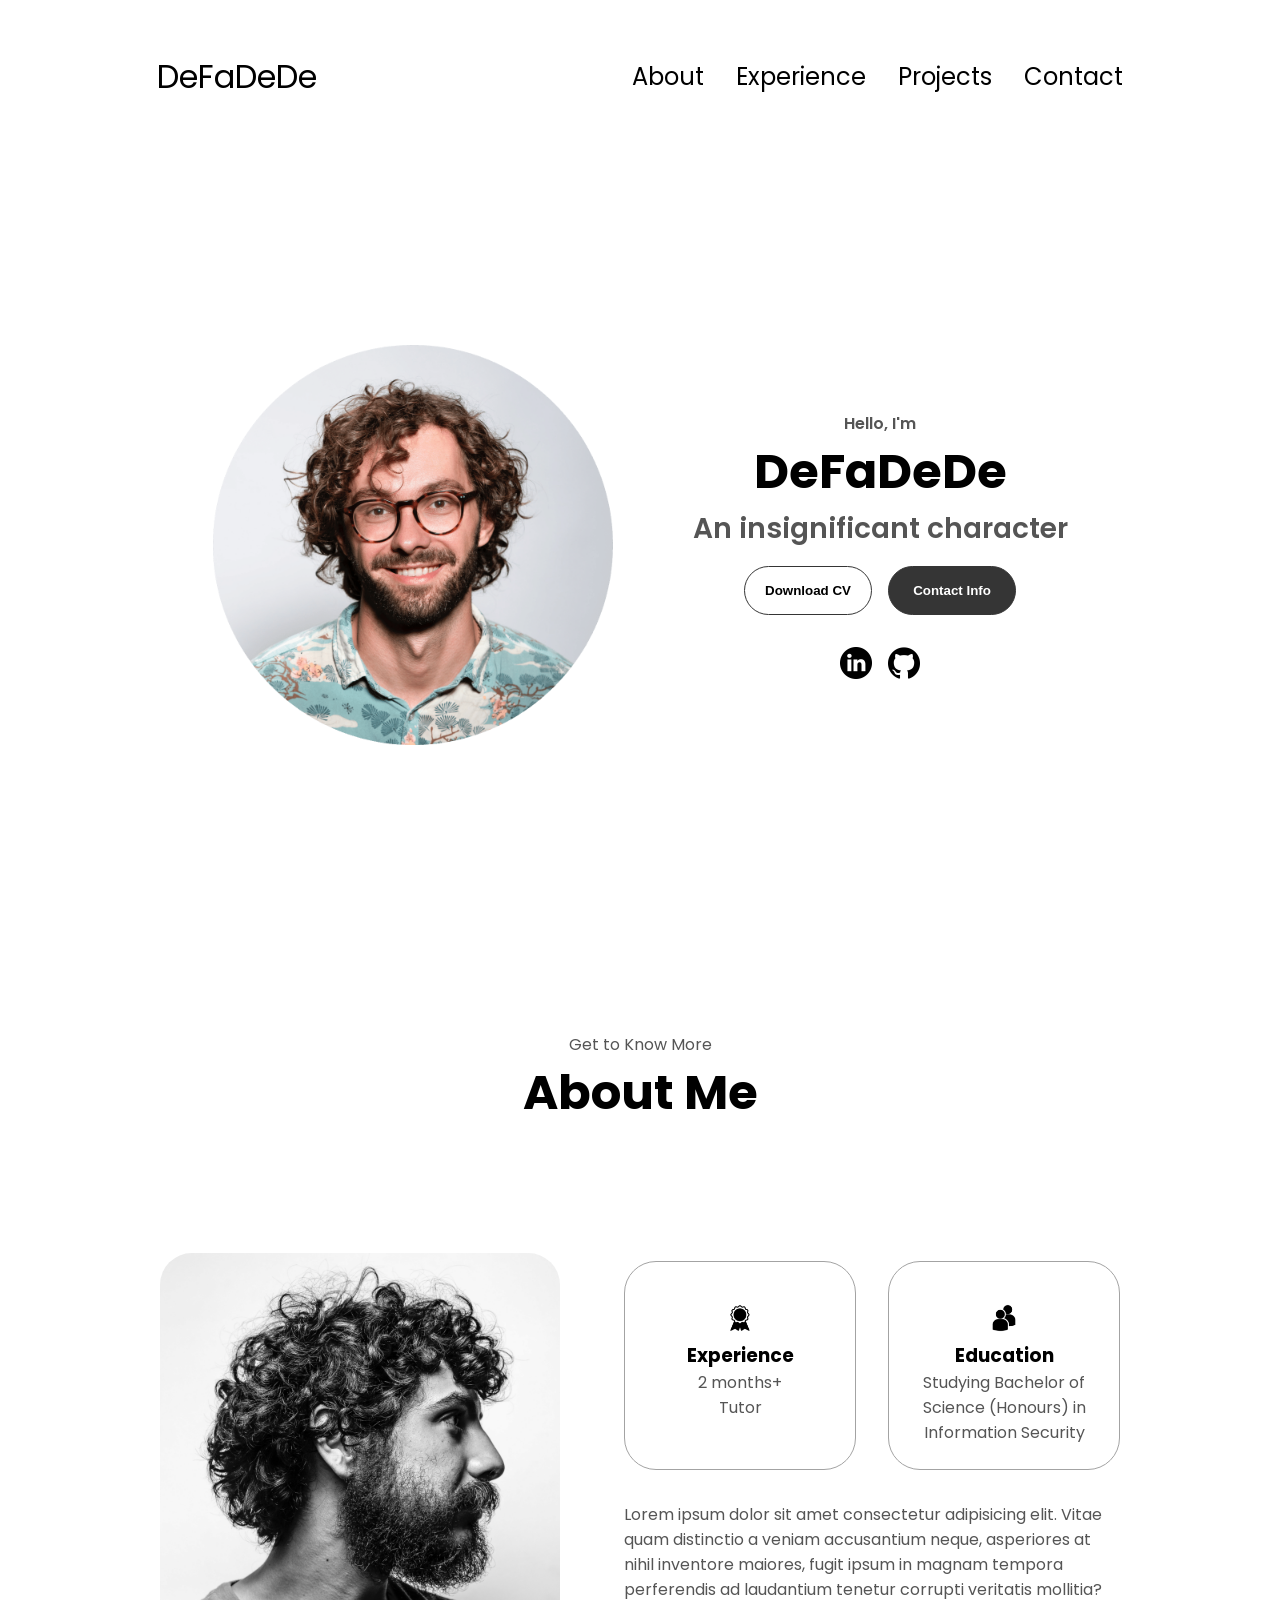
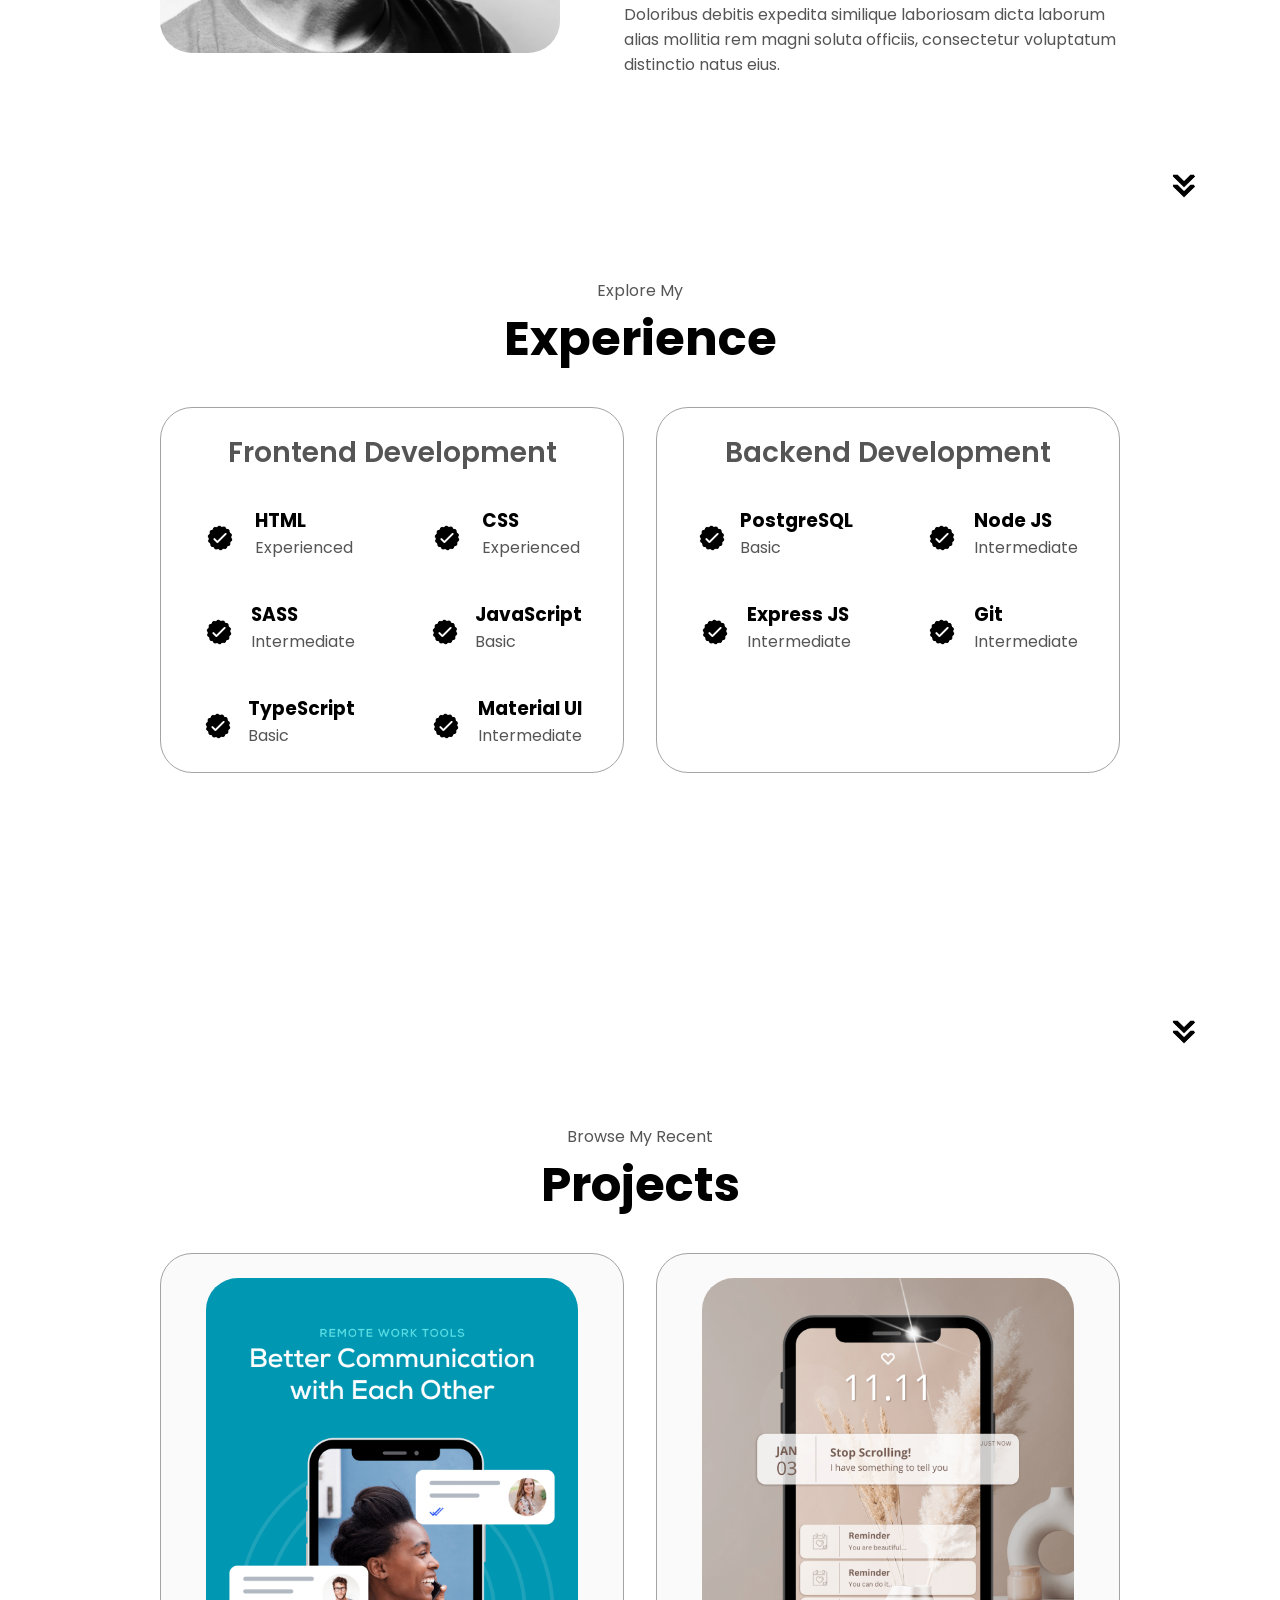
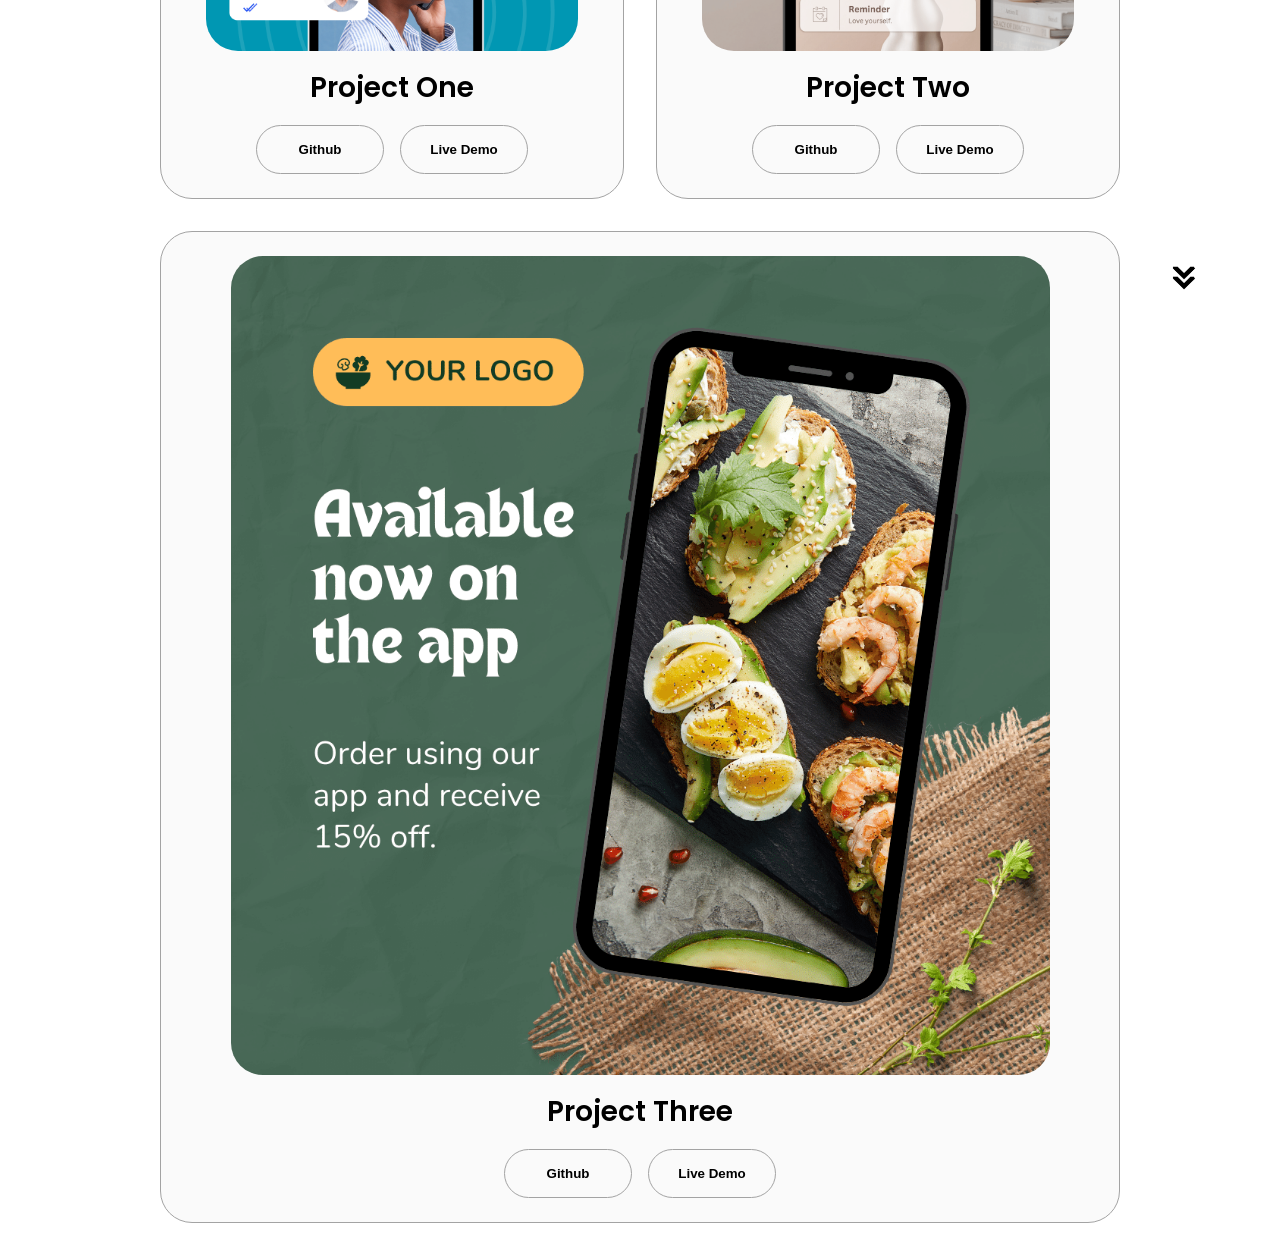
<file: index.html>
<!DOCTYPE html><!--Can be created using ! -->
<html lang="en">
<head>
    <meta charset="UTF-8">
    <meta name="viewport" content="width=device-width, initial-scale=1.0">
    <title>My Portfolio</title>
    <link rel="stylesheet" href="style.css">
    <link rel="stylesheet" href="mediaqueries.css">
</head>
<body>
    <nav id="desktop-nav">
        <div class="logo">DeFaDeDe</div>
        <div>
            <ul class="nav-links">
                <li><a href="#about">About</a></li>
                <li><a href="#experience">Experience</a></li>
                <li><a href="#projects">Projects</a></li>
                <li><a href="#contact">Contact</a></li>
            </ul>
            </div>
        </section>
    </nav>
    <nav id="hamburger-nav">
        <div class="logo">DeFaDeDe</div>
        <div class="hamburger-menu">
            <div class="hamburger-icon" onclick="toggleMenu()">
                <span></span>
                <span></span>
                <span></span>
            </div>
            <div class="menu-links" >
            <li><a href="#about" onclick="toggleMenu()">About</a></li>
            <li><a href="#experience" onclick="toggleMenu()">Experience</a></li>
            <li><a href="#projects" onclick="toggleMenu()">Projects</a></li>
            <li><a href="#contact" onclick="toggleMenu()">Contact</a></li>   
            </div>
        </div>

    </nav>
    <section id="profile">
        <div class="section__pic-container">
            <img src="./assets/profile-pic.png" alt="My profile picture">
        </div>
        <div class="section__text">
            <p class="section__text__p1">Hello, I'm</p>
            <h1 class="title">DeFaDeDe</h1>
            <p class="section__text__p2">An insignificant character</p>
            <div class="btn-container">
                <button 
                class="btn btn-color-2" 
                onclick="window.open('./assets/resume-example.pdf')"
                >Download CV
                </button>
                 <button 
                class="btn btn-color-1" 
                onclick="location.href='./#Contact'"
                >Contact Info
                </button>
            </div>
            <div id="socials-container">
                <img src="./assets/linkedin.png" 
                alt="My Linkedin profile"
                class="icon" 
                onclick="location.href='https://linkedin.com/'"/>
                <img src="./assets/github.png"
                alt="My Github profile"
                class="icon"
                onclick="location.href='https://github.com/DeFaDeDe'"/>
            </div>
        </div>
    </section>
    <section id="about">
        <p class="section__text__p1">Get to Know More</p>
        <h1 class="title">About Me</h1>
        <div class="section-container">
            <div class="section__pic-container">
                <img src="./assets/about-pic.png" alt="Profile picture" class="about-pic">
            </div>
            <div class="about-details-container">
                <div class="about-containers">
                    <div class="details-container">
                        <img src="./assets/experience.png" alt="Experience icon" class="icon"/>
                        <h3>Experience</h3>
                        <p>2 months+ <br />Tutor</p>
                    </div>
                    <div class="details-container">
                        <img src="./assets/education.png" alt="Education icon" class="icon"/>
                        <h3>Education</h3>
                        <p>Studying Bachelor of Science (Honours) in Information Security</p>
                    </div>
                </div>
                <div class="text-container">
                    <p>Lorem ipsum dolor sit amet consectetur adipisicing elit. Vitae quam distinctio a veniam accusantium neque, asperiores at nihil inventore maiores, fugit ipsum in magnam tempora perferendis ad laudantium tenetur corrupti veritatis mollitia? Doloribus debitis expedita similique laboriosam dicta laborum alias mollitia rem magni soluta officiis, consectetur voluptatum distinctio natus eius.</p>
                </div>
            </div>
        </div>
        <img src="./assets/arrow.png" alt="Arrow icon" class="icon arrow" onclick="location.href='./#experience'"/>
    </section>
    <section id="experience">
        <p class="section__text__p1">Explore My</p>
        <h1 class="title">Experience</h1>
        <div class="experience-details-container">
            <div class="about-containers">
                <div class="details-container">
                    <h2 class="experience-sub-title">Frontend Development</h2>
                    <div class="article-container">
                        <article>
                            <img src="./assets/checkmark.png" alt="experience icon" class="icon">
                            <div>
                                <h3>HTML</h3>
                                <p>Experienced</p>
                            </div>
                        </article>
                        <article>
                            <img src="./assets/checkmark.png" alt="experience icon" class="icon">
                            <div>
                                <h3>CSS</h3>
                                <p>Experienced</p>
                            </div>
                        </article>
                        <article>
                            <img src="./assets/checkmark.png" alt="experience icon" class="icon">
                            <div>
                                <h3>SASS</h3>
                                <p>Intermediate</p>
                            </div>
                        </article>
                        <article>
                            <img src="./assets/checkmark.png" alt="experience icon" class="icon">
                            <div>
                                <h3>JavaScript</h3>
                                <p>Basic</p>
                            </div>
                        </article>
                        <article>
                            <img src="./assets/checkmark.png" alt="experience icon" class="icon">
                            <div>
                                <h3>TypeScript</h3>
                                <p>Basic</p>
                            </div>
                        </article>
                        <article>
                            <img src="./assets/checkmark.png" alt="experience icon" class="icon">
                            <div>
                                <h3>Material UI</h3>
                                <p>Intermediate</p>
                            </div>
                        </article>
                    </div>
                </div>
                <div class="details-container">
                    <h2 class="experience-sub-title">Backend Development</h2>
                    <div class="article-container">
                        <article>
                            <img src="./assets/checkmark.png" alt="experience icon" class="icon">
                            <div>
                                <h3>PostgreSQL</h3>
                                <p>Basic</p>
                            </div>
                        </article>
                        <article>
                            <img src="./assets/checkmark.png" alt="experience icon" class="icon">
                            <div>
                                <h3>Node JS</h3>
                                <p>Intermediate</p>
                            </div>
                        </article>
                        <article>
                            <img src="./assets/checkmark.png" alt="experience icon" class="icon">
                            <div>
                                <h3>Express JS</h3>
                                <p>Intermediate</p>
                            </div>
                        </article>
                        <article>
                            <img src="./assets/checkmark.png" alt="experience icon" class="icon">
                            <div>
                                <h3>Git</h3>
                                <p>Intermediate</p>
                            </div>
                        </article>
                    </div>
                </div>
        </div>
        <img src="./assets/arrow.png" alt="Arrow icon" class="icon arrow" onclick="location.href='./#projects'"/>
    </section>
    <section id="projects">
        <p class="section__text__p1">Browse My Recent</p>
        <h1 class="title">Projects</h1>
        <div class="experience-details-container">
            <div class="about-containers">
                <div class="details-container color-container">
                    <div class="article-container">
                        <img src="./assets/project-1.png" alt="project 1" class="project-img"/>
                    </div>
                    <h2 class="experience-sub-title project-title">Project One</h2>
                    <div class="btn-container">
                        <button class="btn btn-color-2 project-btn" onclick="location.href='https://github.com/'">
                            Github
                        </button>
                        <button class="btn btn-color-2 project-btn" onclick="location.href='https://github.com/'">
                            Live Demo
                        </button>
                    </div>
                </div>
                <div class="details-container color-container">
                    <div class="article-container">
                        <img src="./assets/project-2.png" alt="project 2" class="project-img"/>
                    </div>
                    <h2 class="experience-sub-title project-title">Project Two</h2>
                    <div class="btn-container">
                        <button class="btn btn-color-2 project-btn" onclick="location.href='https://github.com/'">
                            Github
                        </button>
                        <button class="btn btn-color-2 project-btn" onclick="location.href='https://github.com/'">
                            Live Demo
                        </button>
                    </div>
                </div>
                <div class="details-container color-container">
                    <div class="article-container">
                        <img src="./assets/project-3.png" alt="project 3" class="project-img"/>
                    </div>
                    <h2 class="experience-sub-title project-title">Project Three</h2>
                    <div class="btn-container">
                        <button class="btn btn-color-2 project-btn" onclick="location.href='https://github.com/'">
                            Github
                        </button>
                        <button class="btn btn-color-2 project-btn" onclick="location.href='https://github.com/'">
                            Live Demo
                        </button>
                    </div>
                </div>
            </div>
        </div>
    <img src="./assets/arrow.png" alt="Arrow icon" class="icon arrow" onclick="location.href='./#contact'"/>
    </section>
    <section id="contact">
        <p class="section__text__p1">Get in Touch</p>
        <h1 class="title">Contact Me</h1>
        <div class="contact-info-upper-container">
            <div class="contact-info-container">
                <img src="./assets/email.png" alt="email icon" class="icon contact-icon email-icon"/>
                <p><a href="mailto:defadede0826@gmail.com">defadede0826@gmail.com</a></p>
            </div>
            <div class="contact-info-container">
                <img src="./assets/linkedin.png" alt="linkedin icon" class="icon contact-icon"/>
                <p><a href="https://www.linkedin.com">LinkedIn</a></p>
            </div>
        </div>

    </section>
    <footer>
        <nav>
            <div class="nav-links-container">
                <ul class="nav-links">
                    <li><a href="#about">About</a></li>
                    <li><a href="#experience">Experience</a></li>
                    <li><a href="#projects">Projects</a></li>
                    <li><a href="#contact">Contact</a></li>
                </ul>
            </div>
        </nav>
        <p>Copyright &#169; 2025 DeFaDeDe. All Rights Reserved.</p>
    </footer>
    <script src="script.js"></script>
</body>
</html>
</file>
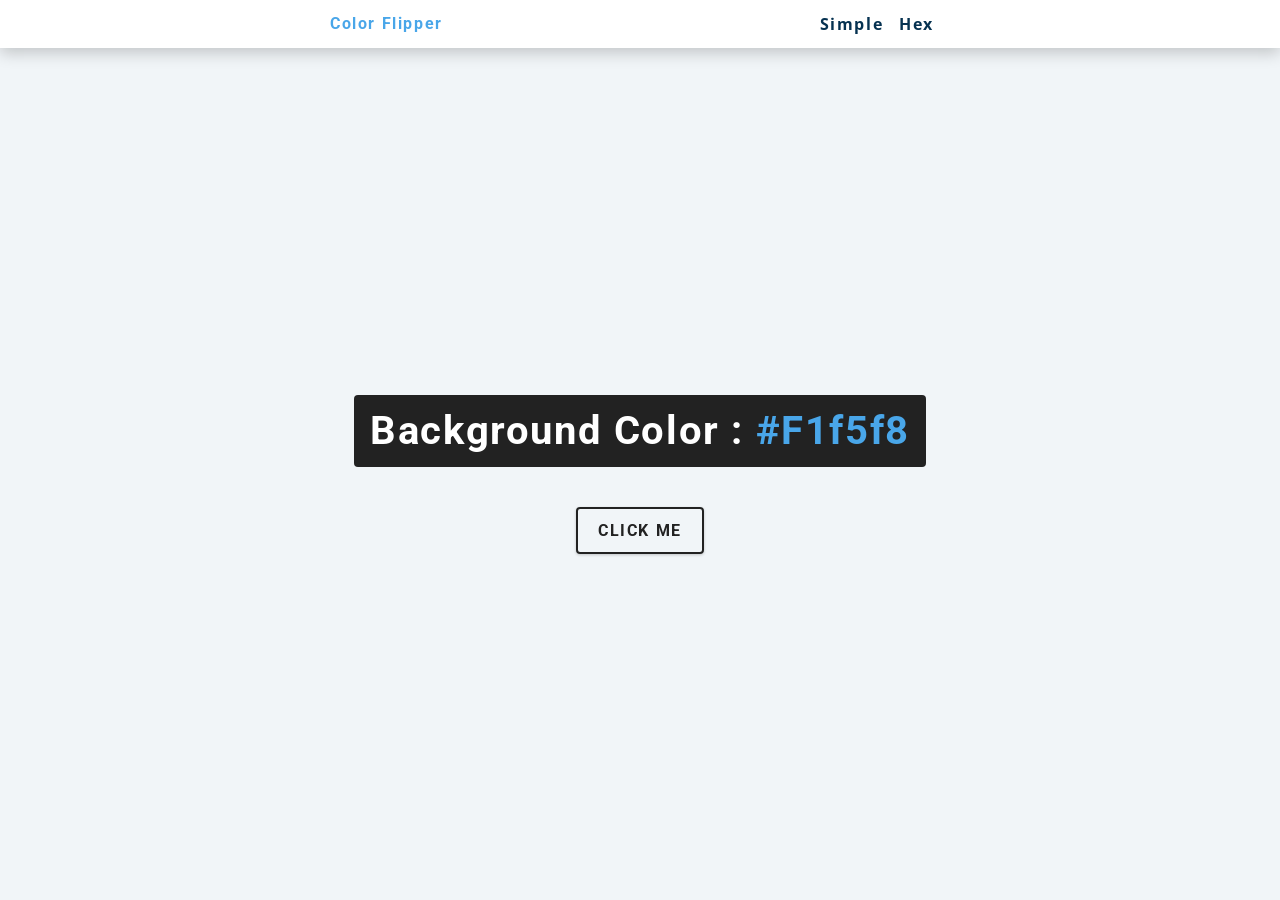
<file: Javascript/javascript-basic-projects/01-color-flipper/final/index.html>
<!DOCTYPE html>
<html lang="en">
  <head>
    <meta charset="UTF-8" />
    <meta name="viewport" content="width=device-width, initial-scale=1.0" />
    <title>Color Flipper || Simple</title>

    <!-- styles -->
    <link rel="stylesheet" href="styles.css" />
  </head>
  <body>
    <nav>
      <div class="nav-center">
        <h4>color flipper</h4>
        <ul class="nav-links">
          <li><a href="index.html">simple</a></li>
          <li><a href="hex.html">hex</a></li>
        </ul>
      </div>
    </nav>
    <main>
      <div class="container">
        <h2>background color : <span class="color">#f1f5f8</span></h2>
        <button class="btn btn-hero" id="btn">click me</button>
      </div>
    </main>
    <!-- javascript -->
    <script src="app.js"></script>
  </body>
</html>
</file>
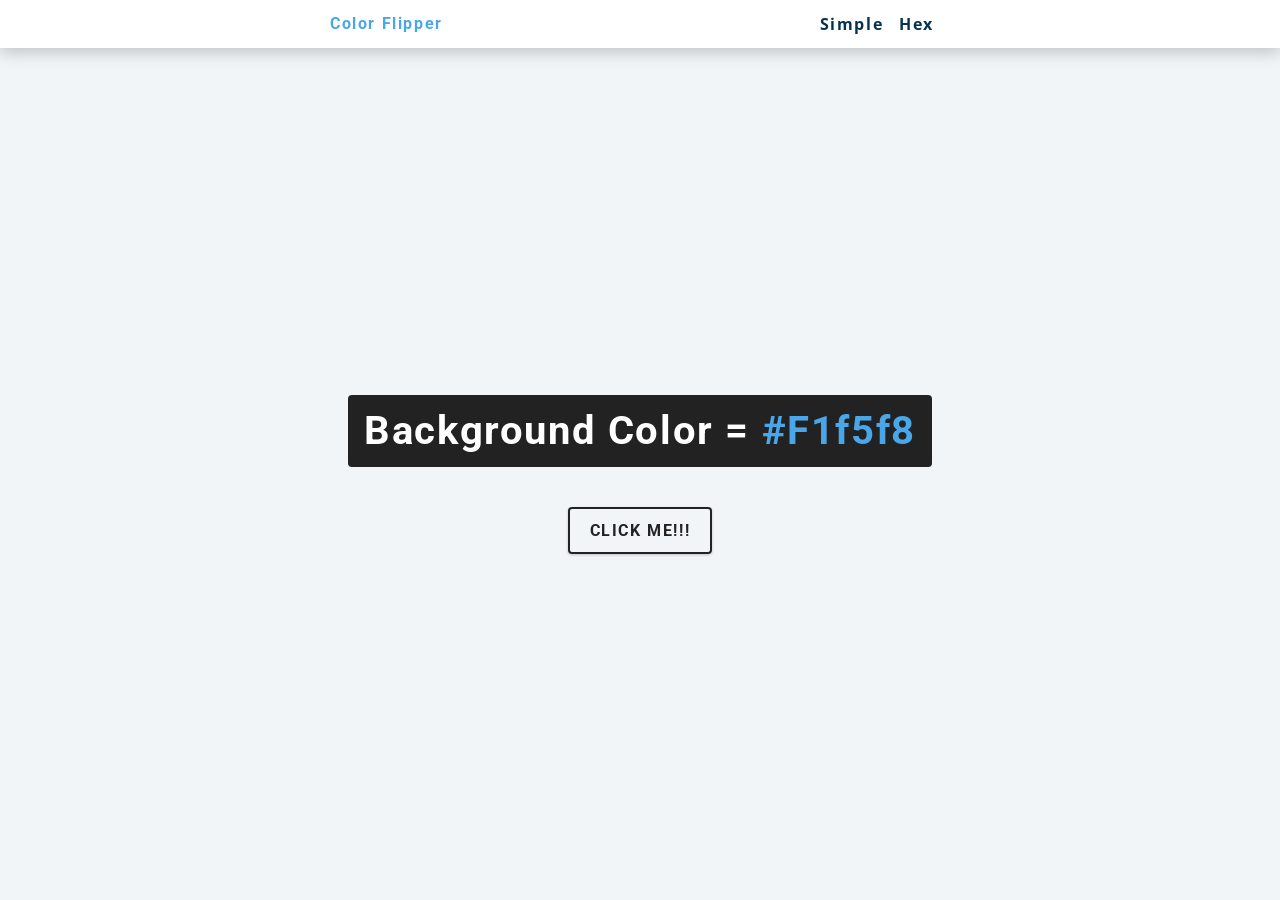
<file: Javascript/javascript-basic-projects/01-color-flipper/setup/index.html>
<!DOCTYPE html>
<html lang="en">
  <head>
    <meta charset="UTF-8" />
    <meta name="viewport" content="width=device-width, initial-scale=1.0" />
    <title>Color Flipper || Simple</title>

    <!-- styles -->
    <link rel="stylesheet" href="styles.css" />
  </head>
  <body>
    <nav>
        <div class ="nav-center">
            <h4>Color Flipper</h4>
            <ul class="nav-links">
                <li>
                    <a href="index.html">Simple</a>
                </li>
                <li>
                    <a href="hex.html">Hex</a>
                </li>
            </ul>
        </div>
    </nav>
    <main>
        <div class="container">
            <h2>background color = <span class="color">
                #f1f5f8
            </span></h2>
            <button class="btn btn-hero" id="btn">Click Me!!!</button>
        </div>
    </main>
    <!-- javascript -->
    <script src="app.js"></script>
  </body>
</html>
</file>
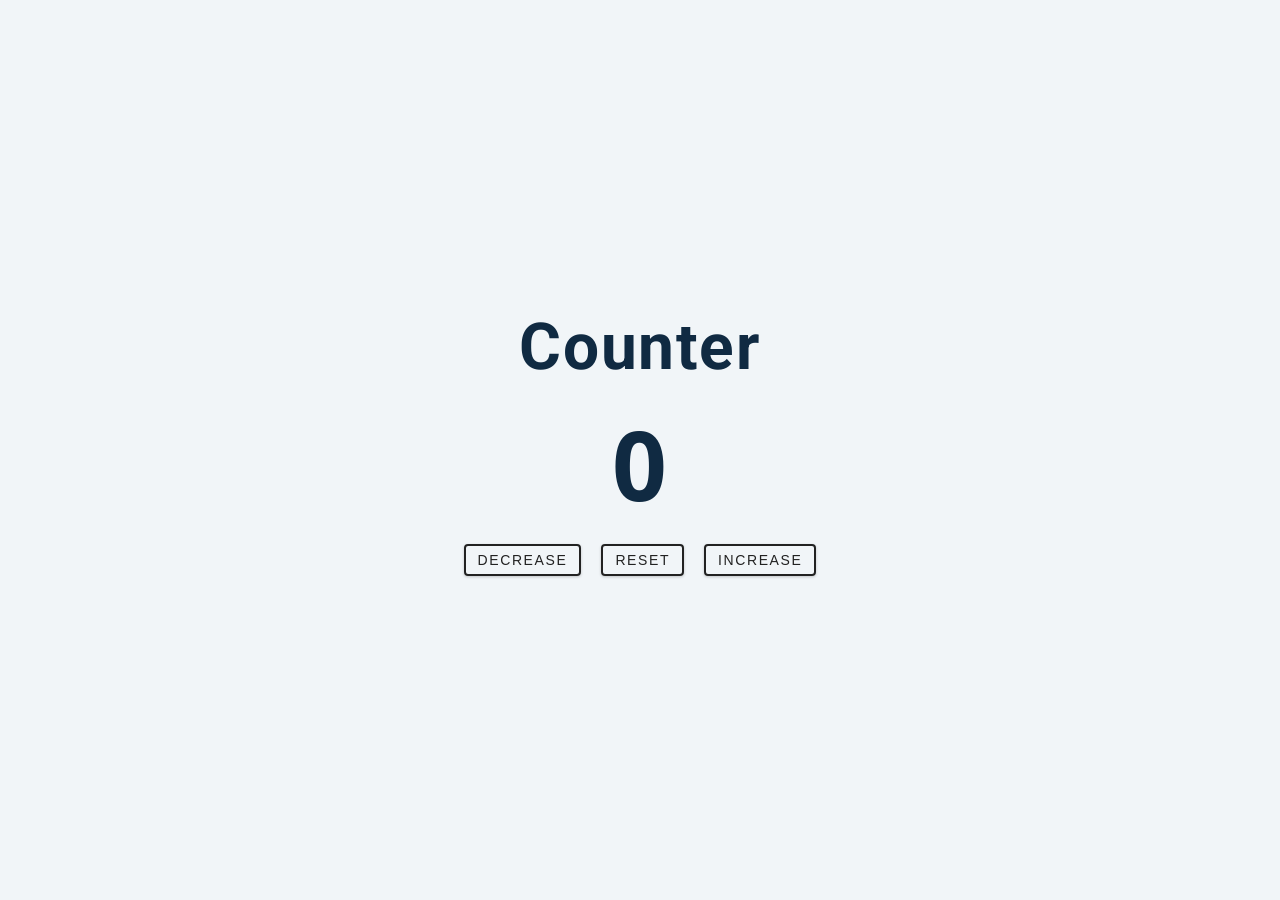
<file: Javascript/javascript-basic-projects/02-counter/final/index.html>
<!DOCTYPE html>
<html lang="en">
  <head>
    <meta charset="UTF-8" />
    <meta name="viewport" content="width=device-width, initial-scale=1.0" />
    <title>Counter</title>

    <!-- styles -->
    <link rel="stylesheet" href="styles.css" />
  </head>
  <body>
    <main>
      <div class="container">
        <h1>counter</h1>
        <span id="value">0</span>
        <div class="button-container">
          <button class="btn decrease">decrease</button>
          <button class="btn reset">reset</button>
          <button class="btn increase">increase</button>
        </div>
      </div>
    </main>
    <!-- javascript -->
    <script src="app.js"></script>
  </body>
</html>
</file>
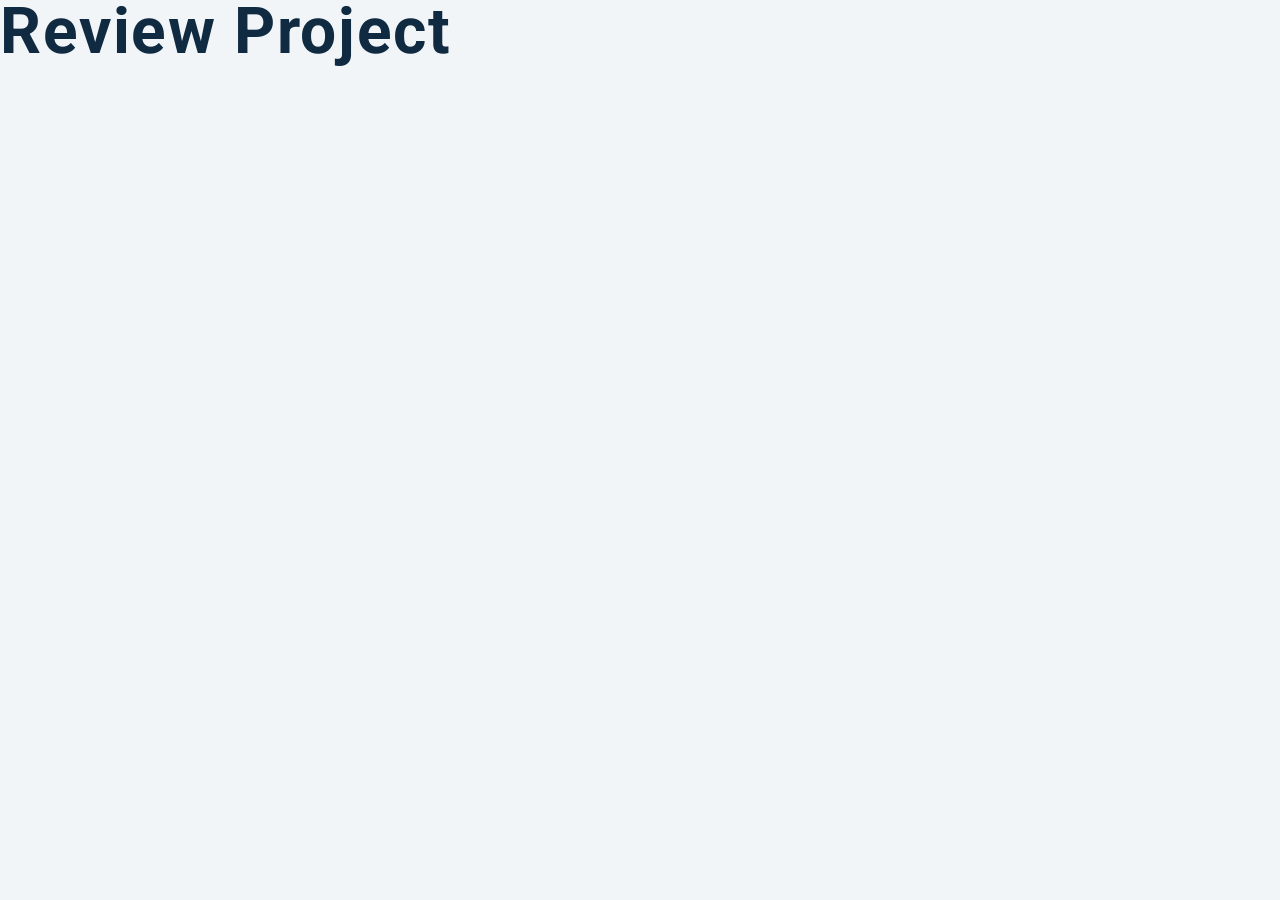
<file: Javascript/javascript-basic-projects/03-reviews/setup/index.html>
<!DOCTYPE html>
<html lang="en">
  <head>
    <meta charset="UTF-8" />
    <meta name="viewport" content="width=device-width, initial-scale=1.0" />
    <title>Starter</title>
    <!-- font-awesome -->
    <link
      rel="stylesheet"
      href="https://cdnjs.cloudflare.com/ajax/libs/font-awesome/5.14.0/css/all.min.css"
    />

    <!-- styles -->
    <link rel="stylesheet" href="styles.css" />
  </head>
  <body>
    <h1>review project</h1>
    <!-- javascript -->
    <script src="app.js"></script>
  </body>
</html>
</file>
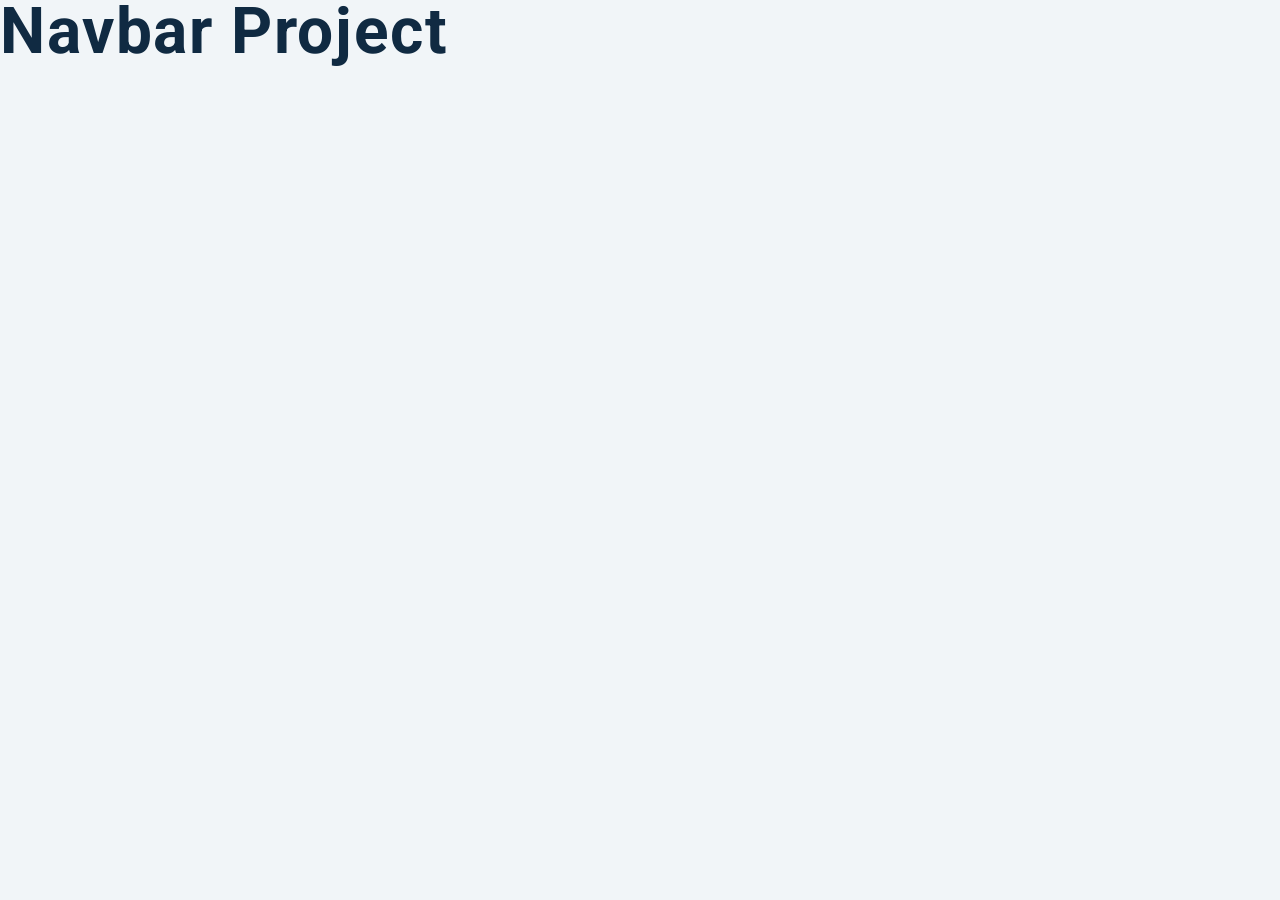
<file: Javascript/javascript-basic-projects/04-navbar/setup/index.html>
<!DOCTYPE html>
<html lang="en">
  <head>
    <meta charset="UTF-8" />
    <meta name="viewport" content="width=device-width, initial-scale=1.0" />
    <title>Navbar</title>
    <!-- font-awesome -->
    <link
      rel="stylesheet"
      href="https://cdnjs.cloudflare.com/ajax/libs/font-awesome/5.14.0/css/all.min.css"
    />

    <!-- styles -->
    <link rel="stylesheet" href="styles.css" />
  </head>
  <body>
    <h1>navbar project</h1>
    <!-- javascript -->
    <script src="app.js"></script>
  </body>
</html>
</file>
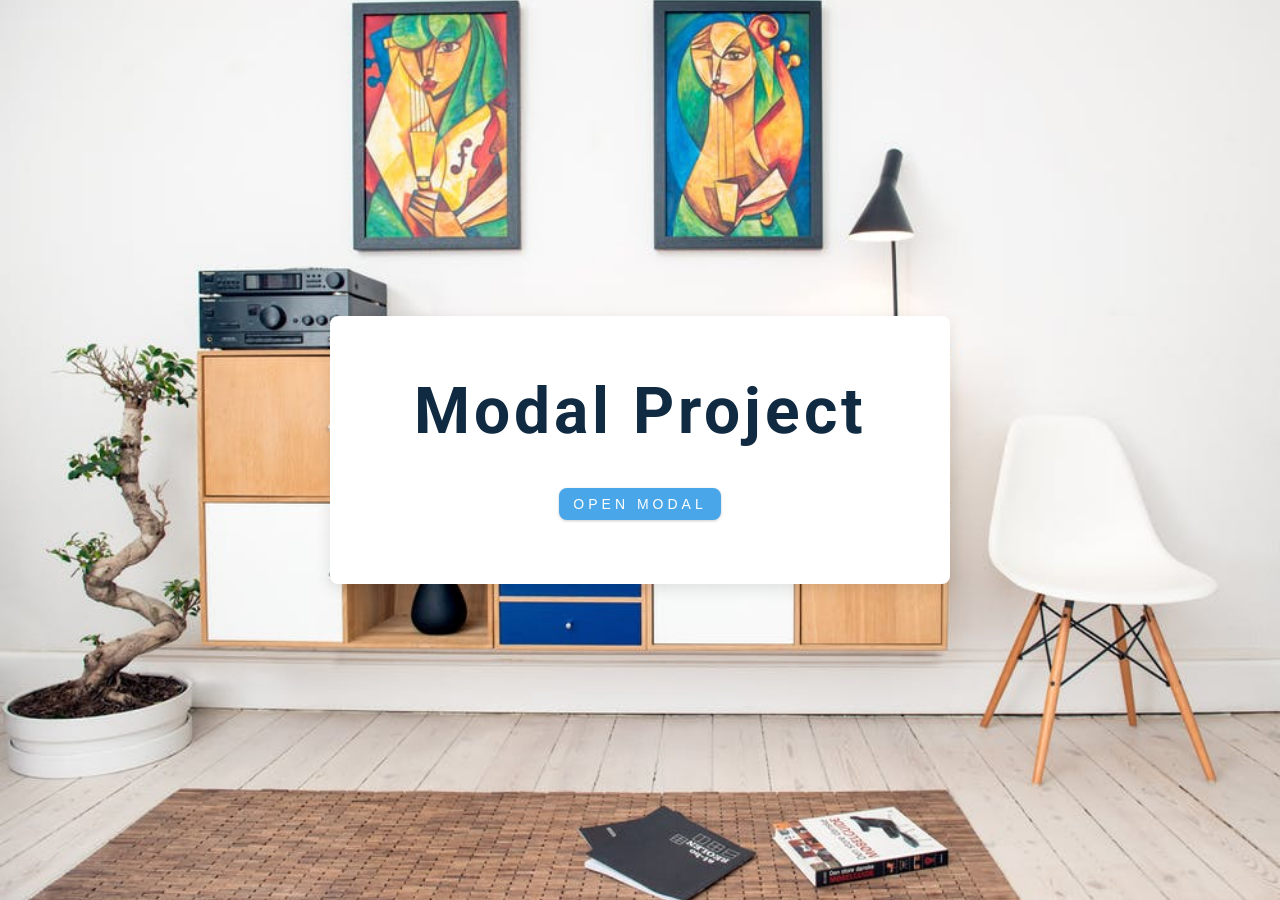
<file: Javascript/javascript-basic-projects/06-modal/final/index.html>
<!DOCTYPE html>
<html lang="en">
  <head>
    <meta charset="UTF-8" />
    <meta name="viewport" content="width=device-width, initial-scale=1.0" />
    <title>Modal</title>
    <!-- font-awesome -->
    <link
      rel="stylesheet"
      href="https://cdnjs.cloudflare.com/ajax/libs/font-awesome/5.14.0/css/all.min.css"
    />
    <!-- styles -->
    <link rel="stylesheet" href="styles.css" />
  </head>
  <body>
    <!-- hero -->
    <header class="hero">
      <div class="banner">
        <h1>modal project</h1>
        <button class="btn modal-btn">
          open modal
        </button>
      </div>
    </header>
    <!-- modal -->
    <div class="modal-overlay">
      <div class="modal-container">
        <h3>modal content</h3>
        <button class="close-btn"><i class="fas fa-times"></i></button>
      </div>
    </div>
    <!-- javascript -->
    <script src="app.js"></script>
  </body>
</html>
</file>
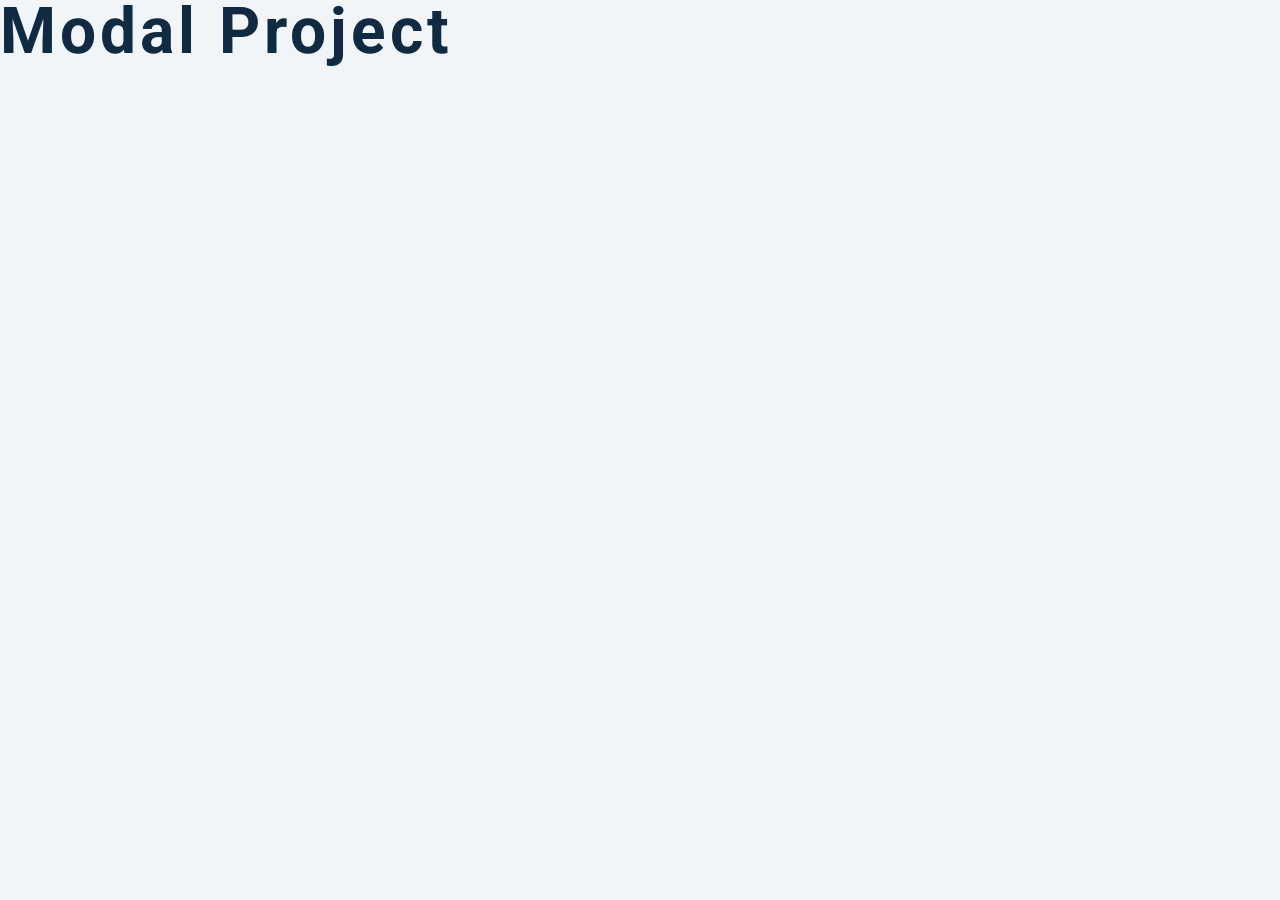
<file: Javascript/javascript-basic-projects/06-modal/setup/index.html>
<!DOCTYPE html>
<html lang="en">
  <head>
    <meta charset="UTF-8" />
    <meta name="viewport" content="width=device-width, initial-scale=1.0" />
    <title>Modal</title>
    <!-- font-awesome -->
    <link
      rel="stylesheet"
      href="https://cdnjs.cloudflare.com/ajax/libs/font-awesome/5.14.0/css/all.min.css"
    />
    <!-- styles -->
    <link rel="stylesheet" href="styles.css" />
  </head>
  <body>
    <h1>modal project</h1>
    <!-- javascript -->
    <script src="app.js"></script>
  </body>
</html>
</file>
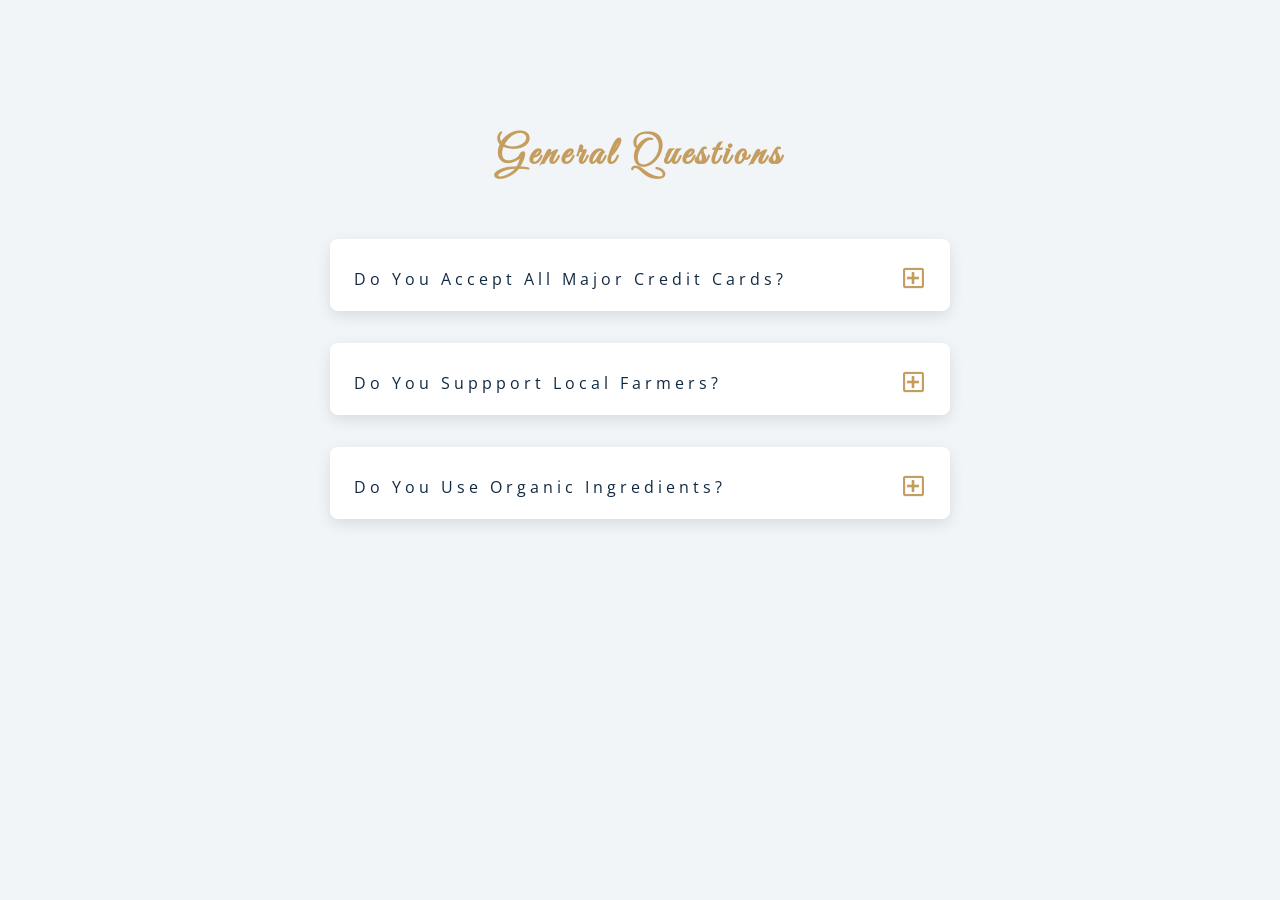
<file: Javascript/javascript-basic-projects/07-questions/final/index.html>
<!DOCTYPE html>
<html lang="en">
  <head>
    <meta charset="UTF-8" />
    <meta name="viewport" content="width=device-width, initial-scale=1.0" />
    <title>Q & A</title>
    <!-- font-awesome -->
    <link rel="stylesheet" href="https://cdnjs.cloudflare.com/ajax/libs/font-awesome/5.14.0/css/all.min.css" />
    <!-- extra fonts -->
    <link
      href="https://fonts.googleapis.com/css?family=Great+Vibes&display=swap"
      rel="stylesheet"
    />
    <!-- styles -->
    <link rel="stylesheet" href="styles.css" />
  </head>
  <body>
      <section class="questions">
        <!-- title -->
        <div class="title">
          <h2>general questions</h2>
        </div>
        <!-- questions -->
        <div class="section-center">
          <!-- single question -->
          <article class="question">
            <!-- question title -->
            <div class="question-title">
              <p>do you accept all major credit cards?</p>
              <button type="button" class="question-btn">
                <span class="plus-icon">
                  <i class="far fa-plus-square"></i>
                </span>
                <span class="minus-icon">
                  <i class="far fa-minus-square"></i>
                </span>
              </button>
            </div>
            <!-- question text -->
            <div class="question-text">
              <p>
                Lorem ipsum dolor sit amet, consectetur adipisicing elit. Est
                dolore illo dolores quia nemo doloribus quaerat, magni numquam
                repellat reprehenderit.
              </p>
            </div>
          </article>
          <!-- end of single question -->
          <!-- single question -->
          <article class="question">
            <!-- question title -->
            <div class="question-title">
              <p>do you suppport local farmers?</p>
              <button type="button" class="question-btn">
                <span class="plus-icon">
                  <i class="far fa-plus-square"></i>
                </span>
                <span class="minus-icon">
                  <i class="far fa-minus-square"></i>
                </span>
              </button>
            </div>
            <!-- question text -->
            <div class="question-text">
              <p>
                Lorem ipsum dolor sit amet, consectetur adipisicing elit. Est
                dolore illo dolores quia nemo doloribus quaerat, magni numquam
                repellat reprehenderit.
              </p>
            </div>
          </article>
          <!-- end of single question -->
          <!-- single question -->
          <article class="question">
            <!-- question title -->
            <div class="question-title">
              <p>do you use organic ingredients?</p>
              <!-- button -->
              <button type="button" class="question-btn">
                <span class="plus-icon">
                  <i class="far fa-plus-square"></i>
                </span>
                <span class="minus-icon">
                  <i class="far fa-minus-square"></i>
                </span>
              </button>
            </div>
            <!-- question text -->
            <div class="question-text">
              <p>
                Lorem ipsum dolor sit amet, consectetur adipisicing elit. Est
                dolore illo dolores quia nemo doloribus quaerat, magni numquam
                repellat reprehenderit.
              </p>
            </div>
          </article>
          <!-- end of single question -->
      </section>
    </main>
    <!-- javascript -->
    <script src="app.js"></script>
  </body>
</html>
</file>
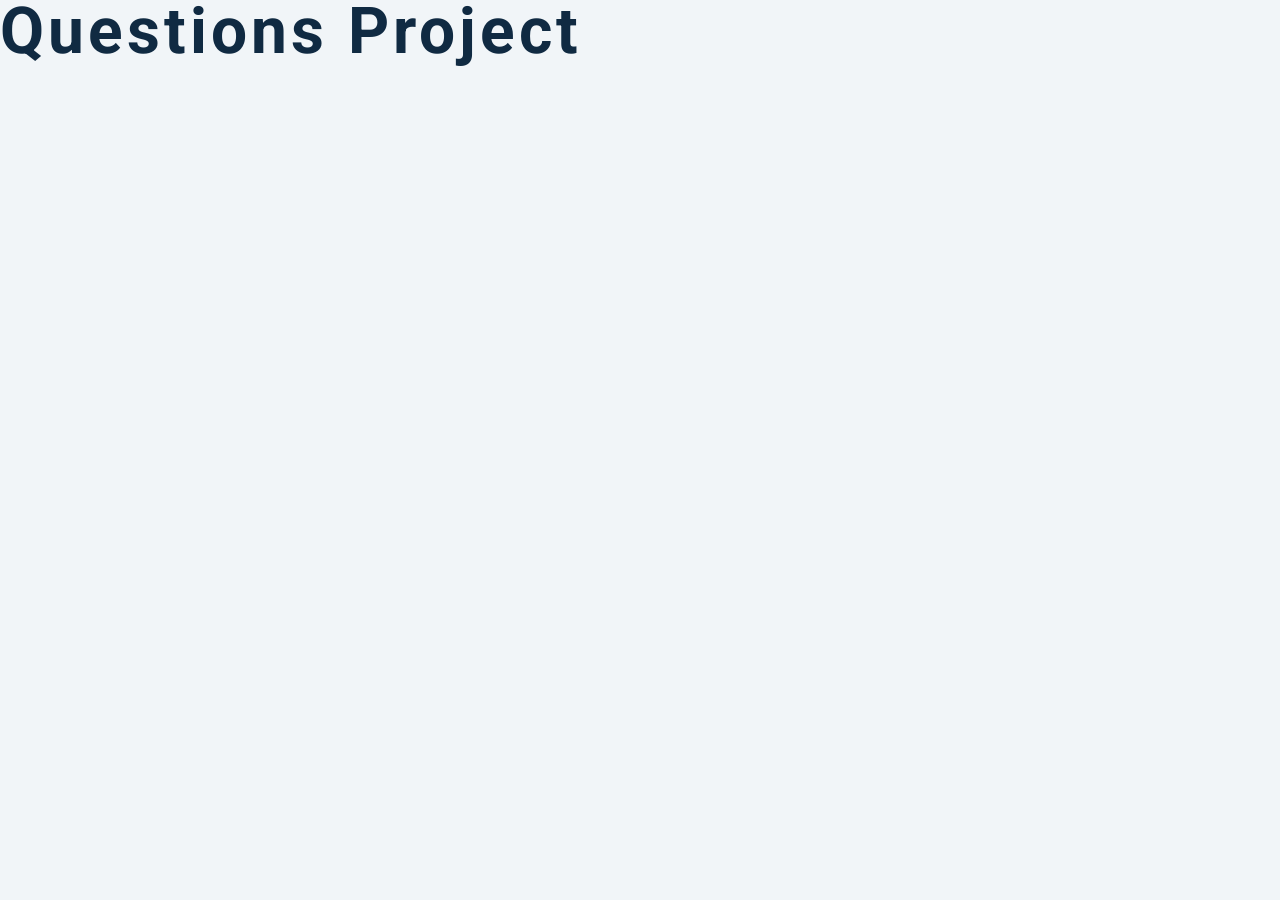
<file: Javascript/javascript-basic-projects/07-questions/setup/index.html>
<!DOCTYPE html>
<html lang="en">
  <head>
    <meta charset="UTF-8" />
    <meta name="viewport" content="width=device-width, initial-scale=1.0" />
    <title>Q & A</title>
    <!-- font-awesome -->
    <link
      rel="stylesheet"
      href="https://cdnjs.cloudflare.com/ajax/libs/font-awesome/5.14.0/css/all.min.css"
    />
    <!-- extra fonts -->
    <link
      href="https://fonts.googleapis.com/css?family=Great+Vibes&display=swap"
      rel="stylesheet"
    />
    <!-- styles -->
    <link rel="stylesheet" href="styles.css" />
  </head>
  <body>
    <h1>questions project</h1>
    <!-- javascript -->
    <script src="app.js"></script>
  </body>
</html>
</file>
<file: style.css>
/*Imported from Google-Fonts: 
https://fonts.google.com*/
@import url('https://fonts.googleapis.com/css2?family=Poppins:ital,wght@0,100;0,200;0,300;0,400;0,500;0,600;0,700;0,800;0,900;1,100;1,200;1,300;1,400;1,500;1,600;1,700;1,800;1,900&display=swap');


* {
    /*Removes paddings*/
    margin: 0;
    padding: 0;
}

body {
    font-family: "Poppins", sans-serif; 
}

html{
    scroll-behavior: smooth;
}

p{
    color: rgb(85,85,85);
}

/*Transition*/

a, .btn{
    transition: all 300ms ease;
}

/*Navigation*/

/*Normally, the display is block, which means that one under another, but now it is more flexible*/
nav, .nav-links{
    display: flex;
}

/*vh means view height btw*/
nav {
    justify-content: space-around;
    align-items: center;
    height: 17vh;
}

/*None is list-style removes the bullet points*/
.nav-links{
    gap: 2rem;
    list-style: none;
    font-size: 1.5rem; 
}

a{
    color: black;
    text-decoration: none;
    text-decoration-color: white;
}

/*Links when hovered, also set the underline to be less tight*/
a:hover{
    color: grey;
    text-decoration: underline;
    text-underline-offset: 1rem;
    text-decoration-color: rgb(181,181,181);
}

.logo{
    font-size: 2rem;
}

.logo:hover{
    cursor: default;
}

/*Hamburger Menu*/
#hamburger-nav{
    display:none;
}

.hamburger-menu{
    position:relative;
    display:inline-block;
}

.hamburger-icon{
    display:flex;
    flex-direction: column;
    justify-content: space-between;
    height: 24px;
    width: 30px;
    cursor: pointer;
}

.hamburger-icon span{
    width: 100%;
    height: 2px;
    background-color: black;
    transition: all 0.3 ease-in-out; 

}

.menu-links{
    position:absolute;
    top: 100%;
    right: 0%;
    background-color: white;
    width: fit-content;
    max-height: 0%;
    overflow: hidden;
    transition: all 0.3 ease-in-out;

}

.menu-links a{
    display: block;
    padding: 10px;
    text-align: center;
    font-size: 1.5rem;
    color: black;
    text-decoration: none;
    transition: all 0.3 ease-in-out;
}

.menu-links li{
    list-style: none;
}

/*The open in script.js*/
.menu-links.open{
    max-height: 300px;
}

/*Icon transformation*/
.hamburger-icon.open span:first-child{
    transform: rotate(45deg) translate(10px, 5px);
}

/*Remove the middle line*/
.hamburger-icon.open span:nth-child(2){
    opacity: 0;
}

.hamburger-icon.open span:last-child{
    transform: rotate(-45deg) translate(10px, -5px);
}

.hamburger-icon span:first-child{
    transform:none;
}

.hamburger-icon span:first-child{
    opacity: 1;
}

.hamburger-icon span:first-child{
    transform:none;
}

/*Sessions*/

section{
    padding-top: 4vh;
    height: 94vh;
    margin: 0 10rem;
    box-sizing: border-box;
    min-height: fit-content;
}

.section-container{
    display: flex;
}

/*Profile section*/

#profile{
    display:flex;
    justify-content: center;
    gap: 5rem;
    height: 80vh;
}

.section__pic-container{
    display: flex;
    height: 400px;
    width: 400px;
    margin: auto 0;
}

.section__text{
    align-self: center;
    text-align: center;
}

.section__text p{
    font-weight: 600;
}

.section__text__p1{
    text-align: center; 
}
.section__text__p2{
    font-size: 1.75rem; 
    margin-bottom: 1rem;
}

.title{
    font-size:3rem;
    text-align:center; 
}

#socials-container{
    display:flex;
    justify-content:center;
    margin-top: 1rem;
    gap: 1rem;
}

/*Icons*/

.icon{
    cursor: pointer;
    height: 2rem;
    margin-top: 1rem;
}

/*Buttons*/
.btn-container{
    display:flex;
    justify-content: center;
    gap: 1rem;
}

.btn{
    font-weight:600;
    transition: all 300ms ease;
    padding: 1rem;
    width: 8rem;
    border-radius: 2rem;
}

.btn-color-1, .btn-color-2{
    border: rgb(53,53,53) 0.1rem solid;
}

.btn-color-1:hover, .btn-color-2:hover{  
    cursor: pointer; 
}

.btn-color-1, .btn-color-2:hover{
    background: rgb(53,53,53);
    color: white; 
}

.btn-color-1:hover{
    background:rgb(0,0,0);
}

.btn-color-2{
    background:none;
}

.btn-color-2:hover{
    border: rgb(255,255,255) 0.1rem solid;
}
 
.btn-container{
    gap: 1rem;
}

/*ABOUT SECTION*/
#about{
    position: relative;
}

.about-containers{
    gap: 2rem;
    margin-bottom: 2rem;   
    margin-top: 2rem;
}

.about-details-container{
    justify-content: center;
    flex-direction: column;
}

.about-containers, .about-details-container{
    display: flex;
}

.about-pic{
    border-radius: 2rem;
}

.arrow{
    position: absolute;
    right: -5rem;
    bottom: 2.5rem;
}

.details-container{
    padding: 1.5rem;
    flex: 1;
    background: white;
    border-radius: 2rem;
    border: rgb(53,53,53) 0.1rem solid;
    border-color: rgb(163,163,163);
    text-align: center;
}
 
.section-container{
    gap: 4rem;
    height: 80%;
}

.section__pic-container{
    height: 400px;
    width: 400px;
    margin: auto 0;
}

/*EXPERIENCE SECTION*/
#experience{
    position: relative;
}

.experience-sub-title{
    color:rgb(85,85,85);
    font-weight: 600;
    font-size: 1.75rem;
    margin-bottom: 2rem;
}

.experience-details-container{
    display: flex;
    justify-content: center;
    flex-direction: column;
}

.article-container{
    display: flex;
    text-align: initial;
    flex-wrap: wrap;
    flex-direction: row;
    gap:2.5rem;
    justify-content: space-around;
}

article{
    display: flex;
    width: 10rem;
    justify-content: space-around;
    gap: 0.5rem;
}

article .icon{
    cursor: default;
}

/*PROJECTS SESSION*/

#projects{
    position:relative;
}

.color-container{
    border-color:rgb(163,163,163);
    background: rgb(250,250,250);
}

.project-img{
    border-radius: 2rem;
    width: 90%;
    height: 90%;
}


.project-title{
    margin: 1rem;
    color: black;
}

.project-btn{
    color: black;
    border-color: rgb(163,163,163);
}

/*CONTACT*/

#contact{
    display: flex;
    justify-content: center;
    flex-direction: column;
    height: 70vh;
}

.contact-info-upper-container{
    display: flex;
    justify-content: center;
    border-radius: 2rem;
    border: rgb(53,53,53) 0.1rem solid;
    border-color: rgb(163,163,163);
    background: rgb(250,250,250);
    margin: 2rem auto;
    padding: 0.5rem;
}

.contact-info-container{
    display: flex;
    align-items: center;
    justify-content: center;
    gap: 0.5rem;
    margin: 1rem;
}

.contact-info-container p {
    font-size: larger;
}

.contact-icon {
    cursor: default;
    margin-bottom: 1rem;
}

.email-icon{
    height: 2.5rem;
}

/*FOOTER SECTION*/

footer{
    height: 26vh;
    margin: 0 1rem;
}

footer p {
    text-align: center;
}
</file>
<file: mediaqueries.css>
@media screen and (max-width :1400px){
    #profile{
        height: 83vh;
        margin-bottom: 6rem;
    }
    .about-containers {
        flex-wrap: wrap;
    }
}

/*If the width is less than 1200 pixel, we display the hamburger menu instead*/
@media screen and (max-width :1200px){
    #desktop-nav{
        display:none;
    }
    #hamburger-nav{
        display:flex;
    }
    #experience, .experience-details-container {
        margin-top: 2rem; 
    }
    #profile, .section-container {
        display:block;
    }
    .arrow {
        display: none;
    }
    section, .session-container {
        height: fit-content; 
    }
    section{
        margin: 0 5%;
    }
    .section__pic-container {
        width: 275px;
        height: 275px;
        margin: 0 auto 2rem;
    }
    .about-containers {
        margin-top: 0;
    }
}

@media screen and (max-width :600px){
    #contact, footer{
        height: 40vh;
    }
    #profile{
        height: 83vh;
        margin-bottom: 0;
    }
    article{
        font-size: 1rem;
    }
    footer nav{
        height: fit-content;
        margin-bottom: 2rem;
    }
    .about-containers, .contact-info-upper-container, .btn-container{
        flex-wrap: wrap;
    }
    .contact-info-container {
        margin: 0;
    }
    .contact-info-container p, .nav-links li a {
        font-size: 1rem;
    }
    .experience-sub-title {
        font-size: 1.25rem;
    }
    .logo {
        font-size: 1.5rem;
    }
    .nav-links {
        flex-direction: column;
        gap: 0.5rem;
        text-align: center;
    }
    .section__pic-container {
        width: auto;
        height: 46vw;
        justify-content: center;
    }
    .session__text__p2 {
        font-size: 1.25rem;
    }
    .title {
        font-size: 2rem;
    }
    .text-container {
        text-align: justify;
    }
}
</file>
<file: Javascript/javascript-basic-projects/01-color-flipper/final/styles.css>
/*
=============== 
Fonts
===============
*/
@import url("https://fonts.googleapis.com/css?family=Open+Sans|Roboto:400,700&display=swap");

/*
=============== 
Variables
===============
*/

:root {
  /* dark shades of primary color*/
  --clr-primary-1: hsl(205, 86%, 17%);
  --clr-primary-2: hsl(205, 77%, 27%);
  --clr-primary-3: hsl(205, 72%, 37%);
  --clr-primary-4: hsl(205, 63%, 48%);
  /* primary/main color */
  --clr-primary-5: hsl(205, 78%, 60%);
  /* lighter shades of primary color */
  --clr-primary-6: hsl(205, 89%, 70%);
  --clr-primary-7: hsl(205, 90%, 76%);
  --clr-primary-8: hsl(205, 86%, 81%);
  --clr-primary-9: hsl(205, 90%, 88%);
  --clr-primary-10: hsl(205, 100%, 96%);
  /* darkest grey - used for headings */
  --clr-grey-1: hsl(209, 61%, 16%);
  --clr-grey-2: hsl(211, 39%, 23%);
  --clr-grey-3: hsl(209, 34%, 30%);
  --clr-grey-4: hsl(209, 28%, 39%);
  /* grey used for paragraphs */
  --clr-grey-5: hsl(210, 22%, 49%);
  --clr-grey-6: hsl(209, 23%, 60%);
  --clr-grey-7: hsl(211, 27%, 70%);
  --clr-grey-8: hsl(210, 31%, 80%);
  --clr-grey-9: hsl(212, 33%, 89%);
  --clr-grey-10: hsl(210, 36%, 96%);
  --clr-white: #fff;
  --clr-red-dark: hsl(360, 67%, 44%);
  --clr-red-light: hsl(360, 71%, 66%);
  --clr-green-dark: hsl(125, 67%, 44%);
  --clr-green-light: hsl(125, 71%, 66%);
  --clr-black: #222;
  --ff-primary: "Roboto", sans-serif;
  --ff-secondary: "Open Sans", sans-serif;
  --transition: all 0.3s linear;
  --spacing: 0.1rem;
  --radius: 0.25rem;
  --light-shadow: 0 5px 15px rgba(0, 0, 0, 0.1);
  --dark-shadow: 0 5px 15px rgba(0, 0, 0, 0.2);
  --max-width: 1170px;
  --fixed-width: 620px;
}
/*
=============== 
Global Styles
===============
*/

*,
::after,
::before {
  margin: 0;
  padding: 0;
  box-sizing: border-box;
}
body {
  font-family: var(--ff-secondary);
  background: var(--clr-grey-10);
  color: var(--clr-grey-1);
  line-height: 1.5;
  font-size: 0.875rem;
}
ul {
  list-style-type: none;
}
a {
  text-decoration: none;
}
h1,
h2,
h3,
h4 {
  letter-spacing: var(--spacing);
  text-transform: capitalize;
  line-height: 1.25;
  margin-bottom: 0.75rem;
  font-family: var(--ff-primary);
}
h1 {
  font-size: 3rem;
}
h2 {
  font-size: 2rem;
}
h3 {
  font-size: 1.25rem;
}
h4 {
  font-size: 0.875rem;
}
p {
  margin-bottom: 1.25rem;
  color: var(--clr-grey-5);
}
@media screen and (min-width: 800px) {
  h1 {
    font-size: 4rem;
  }
  h2 {
    font-size: 2.5rem;
  }
  h3 {
    font-size: 1.75rem;
  }
  h4 {
    font-size: 1rem;
  }
  body {
    font-size: 1rem;
  }
  h1,
  h2,
  h3,
  h4 {
    line-height: 1;
  }
}
/*  global classes */

/* section */
.section {
  padding: 5rem 0;
}

.section-center {
  width: 90vw;
  margin: 0 auto;
  max-width: 1170px;
}
@media screen and (min-width: 992px) {
  .section-center {
    width: 95vw;
  }
}
main {
  min-height: 100vh;
  display: grid;
  place-items: center;
}

/*
=============== 
Nav
===============
*/
nav {
  background: var(--clr-white);
  height: 3rem;
  display: grid;
  align-items: center;
  box-shadow: var(--dark-shadow);
}
.nav-center {
  width: 90vw;
  max-width: var(--fixed-width);
  margin: 0 auto;
  display: flex;
  align-items: center;
  justify-content: space-between;
}
.nav-center h4 {
  margin-bottom: 0;
  color: var(--clr-primary-5);
}
.nav-links {
  display: flex;
}
nav a {
  text-transform: capitalize;
  font-weight: 700;
  font-size: 1rem;
  color: var(--clr-primary-1);
  letter-spacing: var(--spacing);
  margin-right: 1rem;
}
nav a:hover {
  color: var(--clr-primary-5);
}
/*
=============== 
Container
===============
*/
main {
  min-height: calc(100vh - 3rem);
  display: grid;
  place-items: center;
}
.container {
  text-align: center;
}
.container h2 {
  background: var(--clr-black);
  color: var(--clr-white);
  padding: 1rem;
  border-radius: var(--radius);
  margin-bottom: 2.5rem;
}
.color {
  color: var(--clr-primary-5);
}
.btn-hero {
  font-family: var(--ff-primary);
  text-transform: uppercase;
  background: transparent;
  color: var(--clr-black);
  letter-spacing: var(--spacing);
  display: inline-block;
  font-weight: 700;
  transition: var(--transition);
  border: 2px solid var(--clr-black);
  cursor: pointer;
  box-shadow: 0 1px 3px rgba(0, 0, 0, 0.2);
  border-radius: var(--radius);
  font-size: 1rem;
  padding: 0.75rem 1.25rem;
}
.btn-hero:hover {
  color: var(--clr-white);
  background: var(--clr-black);
}
</file>
<file: Javascript/javascript-basic-projects/01-color-flipper/setup/styles.css>
/*
=============== 
Fonts
===============
*/
@import url("https://fonts.googleapis.com/css?family=Open+Sans|Roboto:400,700&display=swap");

/*
=============== 
Variables
===============
*/

:root {
  /* dark shades of primary color*/
  --clr-primary-1: hsl(205, 86%, 17%);
  --clr-primary-2: hsl(205, 77%, 27%);
  --clr-primary-3: hsl(205, 72%, 37%);
  --clr-primary-4: hsl(205, 63%, 48%);
  /* primary/main color */
  --clr-primary-5: hsl(205, 78%, 60%);
  /* lighter shades of primary color */
  --clr-primary-6: hsl(205, 89%, 70%);
  --clr-primary-7: hsl(205, 90%, 76%);
  --clr-primary-8: hsl(205, 86%, 81%);
  --clr-primary-9: hsl(205, 90%, 88%);
  --clr-primary-10: hsl(205, 100%, 96%);
  /* darkest grey - used for headings */
  --clr-grey-1: hsl(209, 61%, 16%);
  --clr-grey-2: hsl(211, 39%, 23%);
  --clr-grey-3: hsl(209, 34%, 30%);
  --clr-grey-4: hsl(209, 28%, 39%);
  /* grey used for paragraphs */
  --clr-grey-5: hsl(210, 22%, 49%);
  --clr-grey-6: hsl(209, 23%, 60%);
  --clr-grey-7: hsl(211, 27%, 70%);
  --clr-grey-8: hsl(210, 31%, 80%);
  --clr-grey-9: hsl(212, 33%, 89%);
  --clr-grey-10: hsl(210, 36%, 96%);
  --clr-white: #fff;
  --clr-red-dark: hsl(360, 67%, 44%);
  --clr-red-light: hsl(360, 71%, 66%);
  --clr-green-dark: hsl(125, 67%, 44%);
  --clr-green-light: hsl(125, 71%, 66%);
  --clr-black: #222;
  --ff-primary: "Roboto", sans-serif;
  --ff-secondary: "Open Sans", sans-serif;
  --transition: all 0.3s linear;
  --spacing: 0.1rem;
  --radius: 0.25rem;
  --light-shadow: 0 5px 15px rgba(0, 0, 0, 0.1);
  --dark-shadow: 0 5px 15px rgba(0, 0, 0, 0.2);
  --max-width: 1170px;
  --fixed-width: 620px;
}
/*
=============== 
Global Styles
===============
*/

*,
::after,
::before {
  margin: 0;
  padding: 0;
  box-sizing: border-box;
}
body {
  font-family: var(--ff-secondary);
  background: var(--clr-grey-10);
  color: var(--clr-grey-1);
  line-height: 1.5;
  font-size: 0.875rem;
}
ul {
  list-style-type: none;
}
a {
  text-decoration: none;
}
h1,
h2,
h3,
h4 {
  letter-spacing: var(--spacing);
  text-transform: capitalize;
  line-height: 1.25;
  margin-bottom: 0.75rem;
  font-family: var(--ff-primary);
}
h1 {
  font-size: 3rem;
}
h2 {
  font-size: 2rem;
}
h3 {
  font-size: 1.25rem;
}
h4 {
  font-size: 0.875rem;
}
p {
  margin-bottom: 1.25rem;
  color: var(--clr-grey-5);
}
@media screen and (min-width: 800px) {
  h1 {
    font-size: 4rem;
  }
  h2 {
    font-size: 2.5rem;
  }
  h3 {
    font-size: 1.75rem;
  }
  h4 {
    font-size: 1rem;
  }
  body {
    font-size: 1rem;
  }
  h1,
  h2,
  h3,
  h4 {
    line-height: 1;
  }
}
/*  global classes */

/* section */
.section {
  padding: 5rem 0;
}

.section-center {
  width: 90vw;
  margin: 0 auto;
  max-width: 1170px;
}
@media screen and (min-width: 992px) {
  .section-center {
    width: 95vw;
  }
}
main {
  min-height: 100vh;
  display: grid;
  place-items: center;
}

/*
=============== 
Nav
===============
*/
nav {
  background: var(--clr-white);
  height: 3rem;
  display: grid;
  align-items: center;
  box-shadow: var(--dark-shadow);
}
.nav-center {
  width: 90vw;
  max-width: var(--fixed-width);
  margin: 0 auto;
  display: flex;
  align-items: center;
  justify-content: space-between;
}
.nav-center h4 {
  margin-bottom: 0;
  color: var(--clr-primary-5);
}
.nav-links {
  display: flex;
}
nav a {
  text-transform: capitalize;
  font-weight: 700;
  font-size: 1rem;
  color: var(--clr-primary-1);
  letter-spacing: var(--spacing);
  margin-right: 1rem;
}
nav a:hover {
  color: var(--clr-primary-5);
}
/*
=============== 
Container
===============
*/
main {
  min-height: calc(100vh - 3rem);
  display: grid;
  place-items: center;
}
.container {
  text-align: center;
}
.container h2 {
  background: var(--clr-black);
  color: var(--clr-white);
  padding: 1rem;
  border-radius: var(--radius);
  margin-bottom: 2.5rem;
}
.color {
  color: var(--clr-primary-5);
}
.btn-hero {
  font-family: var(--ff-primary);
  text-transform: uppercase;
  background: transparent;
  color: var(--clr-black);
  letter-spacing: var(--spacing);
  display: inline-block;
  font-weight: 700;
  transition: var(--transition);
  border: 2px solid var(--clr-black);
  cursor: pointer;
  box-shadow: 0 1px 3px rgba(0, 0, 0, 0.2);
  border-radius: var(--radius);
  font-size: 1rem;
  padding: 0.75rem 1.25rem;
}
.btn-hero:hover {
  color: var(--clr-white);
  background: var(--clr-black);
}
</file>
<file: Javascript/javascript-basic-projects/02-counter/final/styles.css>
/*
=============== 
Fonts
===============
*/
@import url("https://fonts.googleapis.com/css?family=Open+Sans|Roboto:400,700&display=swap");

/*
=============== 
Variables
===============
*/

:root {
  /* dark shades of primary color*/
  --clr-primary-1: hsl(205, 86%, 17%);
  --clr-primary-2: hsl(205, 77%, 27%);
  --clr-primary-3: hsl(205, 72%, 37%);
  --clr-primary-4: hsl(205, 63%, 48%);
  /* primary/main color */
  --clr-primary-5: hsl(205, 78%, 60%);
  /* lighter shades of primary color */
  --clr-primary-6: hsl(205, 89%, 70%);
  --clr-primary-7: hsl(205, 90%, 76%);
  --clr-primary-8: hsl(205, 86%, 81%);
  --clr-primary-9: hsl(205, 90%, 88%);
  --clr-primary-10: hsl(205, 100%, 96%);
  /* darkest grey - used for headings */
  --clr-grey-1: hsl(209, 61%, 16%);
  --clr-grey-2: hsl(211, 39%, 23%);
  --clr-grey-3: hsl(209, 34%, 30%);
  --clr-grey-4: hsl(209, 28%, 39%);
  /* grey used for paragraphs */
  --clr-grey-5: hsl(210, 22%, 49%);
  --clr-grey-6: hsl(209, 23%, 60%);
  --clr-grey-7: hsl(211, 27%, 70%);
  --clr-grey-8: hsl(210, 31%, 80%);
  --clr-grey-9: hsl(212, 33%, 89%);
  --clr-grey-10: hsl(210, 36%, 96%);
  --clr-white: #fff;
  --clr-red-dark: hsl(360, 67%, 44%);
  --clr-red-light: hsl(360, 71%, 66%);
  --clr-green-dark: hsl(125, 67%, 44%);
  --clr-green-light: hsl(125, 71%, 66%);
  --clr-black: #222;
  --ff-primary: "Roboto", sans-serif;
  --ff-secondary: "Open Sans", sans-serif;
  --transition: all 0.3s linear;
  --spacing: 0.1rem;
  --radius: 0.25rem;
  --light-shadow: 0 5px 15px rgba(0, 0, 0, 0.1);
  --dark-shadow: 0 5px 15px rgba(0, 0, 0, 0.2);
  --max-width: 1170px;
  --fixed-width: 620px;
}
/*
=============== 
Global Styles
===============
*/

*,
::after,
::before {
  margin: 0;
  padding: 0;
  box-sizing: border-box;
}
body {
  font-family: var(--ff-secondary);
  background: var(--clr-grey-10);
  color: var(--clr-grey-1);
  line-height: 1.5;
  font-size: 0.875rem;
}
ul {
  list-style-type: none;
}
a {
  text-decoration: none;
}
h1,
h2,
h3,
h4 {
  letter-spacing: var(--spacing);
  text-transform: capitalize;
  line-height: 1.25;
  margin-bottom: 0.75rem;
  font-family: var(--ff-primary);
}
h1 {
  font-size: 3rem;
}
h2 {
  font-size: 2rem;
}
h3 {
  font-size: 1.25rem;
}
h4 {
  font-size: 0.875rem;
}
p {
  margin-bottom: 1.25rem;
  color: var(--clr-grey-5);
}
@media screen and (min-width: 800px) {
  h1 {
    font-size: 4rem;
  }
  h2 {
    font-size: 2.5rem;
  }
  h3 {
    font-size: 1.75rem;
  }
  h4 {
    font-size: 1rem;
  }
  body {
    font-size: 1rem;
  }
  h1,
  h2,
  h3,
  h4 {
    line-height: 1;
  }
}
/*  global classes */

/* section */
.section {
  padding: 5rem 0;
}

.section-center {
  width: 90vw;
  margin: 0 auto;
  max-width: 1170px;
}
@media screen and (min-width: 992px) {
  .section-center {
    width: 95vw;
  }
}
main {
  min-height: 100vh;
  display: grid;
  place-items: center;
}

/*
=============== 
Counter
===============
*/

main {
  min-height: 100vh;
  display: grid;
  place-items: center;
}
.container {
  text-align: center;
}
#value {
  font-size: 6rem;
  font-weight: bold;
}
.btn {
  text-transform: uppercase;
  background: transparent;
  color: var(--clr-black);
  padding: 0.375rem 0.75rem;
  letter-spacing: var(--spacing);
  display: inline-block;
  transition: var(--transition);
  font-size: 0.875rem;
  border: 2px solid var(--clr-black);
  cursor: pointer;
  box-shadow: 0 1px 3px rgba(0, 0, 0, 0.2);
  border-radius: var(--radius);
  margin: 0.5rem;
}
.btn:hover {
  color: var(--clr-white);
  background: var(--clr-black);
}
</file>
<file: Javascript/javascript-basic-projects/03-reviews/setup/styles.css>
/*
=============== 
Fonts
===============
*/
@import url("https://fonts.googleapis.com/css?family=Open+Sans|Roboto:400,700&display=swap");

/*
=============== 
Variables
===============
*/

:root {
  /* dark shades of primary color*/
  --clr-primary-1: hsl(205, 86%, 17%);
  --clr-primary-2: hsl(205, 77%, 27%);
  --clr-primary-3: hsl(205, 72%, 37%);
  --clr-primary-4: hsl(205, 63%, 48%);
  /* primary/main color */
  --clr-primary-5: hsl(205, 78%, 60%);
  /* lighter shades of primary color */
  --clr-primary-6: hsl(205, 89%, 70%);
  --clr-primary-7: hsl(205, 90%, 76%);
  --clr-primary-8: hsl(205, 86%, 81%);
  --clr-primary-9: hsl(205, 90%, 88%);
  --clr-primary-10: hsl(205, 100%, 96%);
  /* darkest grey - used for headings */
  --clr-grey-1: hsl(209, 61%, 16%);
  --clr-grey-2: hsl(211, 39%, 23%);
  --clr-grey-3: hsl(209, 34%, 30%);
  --clr-grey-4: hsl(209, 28%, 39%);
  /* grey used for paragraphs */
  --clr-grey-5: hsl(210, 22%, 49%);
  --clr-grey-6: hsl(209, 23%, 60%);
  --clr-grey-7: hsl(211, 27%, 70%);
  --clr-grey-8: hsl(210, 31%, 80%);
  --clr-grey-9: hsl(212, 33%, 89%);
  --clr-grey-10: hsl(210, 36%, 96%);
  --clr-white: #fff;
  --clr-red-dark: hsl(360, 67%, 44%);
  --clr-red-light: hsl(360, 71%, 66%);
  --clr-green-dark: hsl(125, 67%, 44%);
  --clr-green-light: hsl(125, 71%, 66%);
  --clr-black: #222;
  --ff-primary: "Roboto", sans-serif;
  --ff-secondary: "Open Sans", sans-serif;
  --transition: all 0.3s linear;
  --spacing: 0.1rem;
  --radius: 0.25rem;
  --light-shadow: 0 5px 15px rgba(0, 0, 0, 0.1);
  --dark-shadow: 0 5px 15px rgba(0, 0, 0, 0.2);
  --max-width: 1170px;
  --fixed-width: 620px;
}
/*
=============== 
Global Styles
===============
*/

*,
::after,
::before {
  margin: 0;
  padding: 0;
  box-sizing: border-box;
}
body {
  font-family: var(--ff-secondary);
  background: var(--clr-grey-10);
  color: var(--clr-grey-1);
  line-height: 1.5;
  font-size: 0.875rem;
}
ul {
  list-style-type: none;
}
a {
  text-decoration: none;
}
h1,
h2,
h3,
h4 {
  letter-spacing: var(--spacing);
  text-transform: capitalize;
  line-height: 1.25;
  margin-bottom: 0.75rem;
  font-family: var(--ff-primary);
}
h1 {
  font-size: 3rem;
}
h2 {
  font-size: 2rem;
}
h3 {
  font-size: 1.25rem;
}
h4 {
  font-size: 0.875rem;
}
p {
  margin-bottom: 1.25rem;
  color: var(--clr-grey-5);
}
@media screen and (min-width: 800px) {
  h1 {
    font-size: 4rem;
  }
  h2 {
    font-size: 2.5rem;
  }
  h3 {
    font-size: 1.75rem;
  }
  h4 {
    font-size: 1rem;
  }
  body {
    font-size: 1rem;
  }
  h1,
  h2,
  h3,
  h4 {
    line-height: 1;
  }
}
/*  global classes */

/* section */
.section {
  padding: 5rem 0;
}

.section-center {
  width: 90vw;
  margin: 0 auto;
  max-width: 1170px;
}
@media screen and (min-width: 992px) {
  .section-center {
    width: 95vw;
  }
}
main {
  min-height: 100vh;
  display: grid;
  place-items: center;
}

/*
=============== 
Reviews
===============
*/
main {
  min-height: 100vh;
  display: grid;
  place-items: center;
}
.title {
  text-align: center;
  margin-bottom: 4rem;
}
.underline {
  height: 0.25rem;
  width: 5rem;
  background: var(--clr-primary-5);
  margin-left: auto;
  margin-right: auto;
}
.container {
  width: 80vw;
  max-width: var(--fixed-width);
}
.review {
  background: var(--clr-white);
  padding: 1.5rem 2rem;
  border-radius: var(--radius);
  box-shadow: var(--light-shadow);
  transition: var(--transition);
  text-align: center;
}
.review:hover {
  box-shadow: var(--dark-shadow);
}
.img-container {
  position: relative;
  width: 150px;
  height: 150px;
  border-radius: 50%;
  margin: 0 auto;
  margin-bottom: 1.5rem;
}
#person-img {
  width: 100%;
  display: block;
  height: 100%;
  object-fit: cover;
  border-radius: 50%;
  position: relative;
}
.img-container::after {
  font-family: "Font Awesome 5 Free";
  font-weight: 900;
  content: "\f10e";
  position: absolute;
  top: 0;
  left: 0;
  width: 2.5rem;
  height: 2.5rem;
  display: grid;
  place-items: center;
  border-radius: 50%;
  transform: translateY(25%);
  background: var(--clr-primary-5);
  color: var(--clr-white);
}
.img-container::before {
  content: "";
  width: 100%;
  height: 100%;
  background: var(--clr-primary-5);
  position: absolute;
  top: -0.25rem;
  right: -0.5rem;
  border-radius: 50%;
}
#author {
  margin-bottom: 0.25rem;
}
#job {
  margin-bottom: 0.5rem;
  text-transform: uppercase;
  color: var(--clr-primary-5);
  font-size: 0.85rem;
}
#info {
  margin-bottom: 0.75rem;
}
.prev-btn,
.next-btn {
  color: var(--clr-primary-7);
  font-size: 1.25rem;
  background: transparent;
  border-color: transparent;
  margin: 0 0.5rem;
  transition: var(--transition);
  cursor: pointer;
}
.prev-btn:hover,
.next-btn:hover {
  color: var(--clr-primary-5);
}
.random-btn {
  margin-top: 0.5rem;
  background: var(--clr-primary-10);
  color: var(--clr-primary-5);
  padding: 0.25rem 0.5rem;
  text-transform: capitalize;
  border-radius: var(--radius);
  transition: var(--transition);
  border-color: var(--clr-primary-5);
  cursor: pointer;
}
.random-btn:hover {
  background: var(--clr-primary-5);
  color: var(--clr-primary-1);
}
</file>
<file: Javascript/javascript-basic-projects/04-navbar/setup/styles.css>
/*
=============== 
Fonts
===============
*/
@import url('https://fonts.googleapis.com/css?family=Open+Sans|Roboto:400,700&display=swap');

/*
=============== 
Variables
===============
*/

:root {
  /* dark shades of primary color*/
  --clr-primary-1: hsl(205, 86%, 17%);
  --clr-primary-2: hsl(205, 77%, 27%);
  --clr-primary-3: hsl(205, 72%, 37%);
  --clr-primary-4: hsl(205, 63%, 48%);
  /* primary/main color */
  --clr-primary-5: hsl(205, 78%, 60%);
  /* lighter shades of primary color */
  --clr-primary-6: hsl(205, 89%, 70%);
  --clr-primary-7: hsl(205, 90%, 76%);
  --clr-primary-8: hsl(205, 86%, 81%);
  --clr-primary-9: hsl(205, 90%, 88%);
  --clr-primary-10: hsl(205, 100%, 96%);
  /* darkest grey - used for headings */
  --clr-grey-1: hsl(209, 61%, 16%);
  --clr-grey-2: hsl(211, 39%, 23%);
  --clr-grey-3: hsl(209, 34%, 30%);
  --clr-grey-4: hsl(209, 28%, 39%);
  /* grey used for paragraphs */
  --clr-grey-5: hsl(210, 22%, 49%);
  --clr-grey-6: hsl(209, 23%, 60%);
  --clr-grey-7: hsl(211, 27%, 70%);
  --clr-grey-8: hsl(210, 31%, 80%);
  --clr-grey-9: hsl(212, 33%, 89%);
  --clr-grey-10: hsl(210, 36%, 96%);
  --clr-white: #fff;
  --clr-red-dark: hsl(360, 67%, 44%);
  --clr-red-light: hsl(360, 71%, 66%);
  --clr-green-dark: hsl(125, 67%, 44%);
  --clr-green-light: hsl(125, 71%, 66%);
  --clr-black: #222;
  --ff-primary: 'Roboto', sans-serif;
  --ff-secondary: 'Open Sans', sans-serif;
  --transition: all 0.3s linear;
  --spacing: 0.1rem;
  --radius: 0.25rem;
  --light-shadow: 0 5px 15px rgba(0, 0, 0, 0.1);
  --dark-shadow: 0 5px 15px rgba(0, 0, 0, 0.2);
  --max-width: 1170px;
  --fixed-width: 620px;
}
/*
=============== 
Global Styles
===============
*/

*,
::after,
::before {
  margin: 0;
  padding: 0;
  box-sizing: border-box;
}
body {
  font-family: var(--ff-secondary);
  background: var(--clr-grey-10);
  color: var(--clr-grey-1);
  line-height: 1.5;
  font-size: 0.875rem;
}
ul {
  list-style-type: none;
}
a {
  text-decoration: none;
}
h1,
h2,
h3,
h4 {
  letter-spacing: var(--spacing);
  text-transform: capitalize;
  line-height: 1.25;
  margin-bottom: 0.75rem;
  font-family: var(--ff-primary);
}
h1 {
  font-size: 3rem;
}
h2 {
  font-size: 2rem;
}
h3 {
  font-size: 1.25rem;
}
h4 {
  font-size: 0.875rem;
}
p {
  margin-bottom: 1.25rem;
  color: var(--clr-grey-5);
}
@media screen and (min-width: 800px) {
  h1 {
    font-size: 4rem;
  }
  h2 {
    font-size: 2.5rem;
  }
  h3 {
    font-size: 1.75rem;
  }
  h4 {
    font-size: 1rem;
  }
  body {
    font-size: 1rem;
  }
  h1,
  h2,
  h3,
  h4 {
    line-height: 1;
  }
}
/*  global classes */

/* section */
.section {
  padding: 5rem 0;
}

.section-center {
  width: 90vw;
  margin: 0 auto;
  max-width: 1170px;
}
@media screen and (min-width: 992px) {
  .section-center {
    width: 95vw;
  }
}
main {
  min-height: 100vh;
  display: grid;
  place-items: center;
}

/*
=============== 
Navbar
===============
*/
nav {
  background: var(--clr-white);
  box-shadow: var(--light-shadow);
}
.nav-header {
  display: flex;
  align-items: center;
  justify-content: space-between;
  padding: 1rem;
}
.nav-toggle {
  font-size: 1.5rem;
  color: var(--clr-primary-5);
  background: transparent;
  border-color: transparent;
  transition: var(--transition);
  cursor: pointer;
}
.nav-toggle:hover {
  color: var(--clr-primary-1);
  transform: rotate(90deg);
}
.logo {
  height: 40px;
}
.links a {
  color: var(--clr-grey-3);
  font-size: 1rem;
  text-transform: capitalize;
  letter-spacing: var(--spacing);
  display: block;
  padding: 0.5rem 1rem;
  transition: var(--transition);
}
.links a:hover {
  background: var(--clr-primary-8);
  color: var(--clr-primary-5);
  padding-left: 1.5rem;
}
.social-icons {
  display: none;
}
.links {
  /* height: 0;
  overflow: hidden;
  transition: var(--transition); */
}
.show-links {
  height: 10rem;
}
@media screen and (min-width: 800px) {
  .nav-center {
    max-width: 1170px;
    margin: 0 auto;
    display: flex;
    align-items: center;
    justify-content: space-between;
    padding: 1rem;
  }
  .nav-header {
    padding: 0;
  }
  .nav-toggle {
    display: none;
  }
  .links {
    height: auto;
    display: flex;
  }
  .links a {
    padding: 0;
    margin: 0 0.5rem;
  }
  .links a:hover {
    padding: 0;
    background: transparent;
  }
  .social-icons {
    display: flex;
  }
  .social-icons a {
    margin: 0 0.5rem;
    color: var(--clr-primary-5);
    transition: var(--transition);
  }
  .social-icons a:hover {
    color: var(--clr-primary-7);
  }
}
</file>
<file: Javascript/javascript-basic-projects/06-modal/final/styles.css>
/*
=============== 
Fonts
===============
*/
@import url("https://fonts.googleapis.com/css?family=Open+Sans|Roboto:400,700&display=swap");

/*
=============== 
Variables
===============
*/

:root {
  /* dark shades of primary color*/
  --clr-primary-1: hsl(205, 86%, 17%);
  --clr-primary-2: hsl(205, 77%, 27%);
  --clr-primary-3: hsl(205, 72%, 37%);
  --clr-primary-4: hsl(205, 63%, 48%);
  /* primary/main color */
  --clr-primary-5: #49a6e9;
  /* --clr-primary-5: rgb(73, 166, 233); */
  /* lighter shades of primary color */
  --clr-primary-6: hsl(205, 89%, 70%);
  --clr-primary-7: hsl(205, 90%, 76%);
  --clr-primary-8: hsl(205, 86%, 81%);
  --clr-primary-9: hsl(205, 90%, 88%);
  --clr-primary-10: hsl(205, 100%, 96%);
  /* darkest grey - used for headings */
  --clr-grey-1: hsl(209, 61%, 16%);
  --clr-grey-2: hsl(211, 39%, 23%);
  --clr-grey-3: hsl(209, 34%, 30%);
  --clr-grey-4: hsl(209, 28%, 39%);
  /* grey used for paragraphs */
  --clr-grey-5: hsl(210, 22%, 49%);
  --clr-grey-6: hsl(209, 23%, 60%);
  --clr-grey-7: hsl(211, 27%, 70%);
  --clr-grey-8: hsl(210, 31%, 80%);
  --clr-grey-9: hsl(212, 33%, 89%);
  --clr-grey-10: hsl(210, 36%, 96%);
  --clr-white: #fff;
  --clr-red-dark: hsl(360, 67%, 44%);
  --clr-red-light: hsl(360, 71%, 66%);
  --clr-green-dark: hsl(125, 67%, 44%);
  --clr-green-light: hsl(125, 71%, 66%);
  --clr-black: #222;
  --ff-primary: "Roboto", sans-serif;
  --ff-secondary: "Open Sans", sans-serif;
  --transition: all 0.3s linear;
  --spacing: 0.25rem;
  --radius: 0.5rem;
  --light-shadow: 0 5px 15px rgba(0, 0, 0, 0.1);
  --dark-shadow: 0 5px 15px rgba(0, 0, 0, 0.2);
  --max-width: 1170px;
  --fixed-width: 620px;
}
/*
=============== 
Global Styles
===============
*/

*,
::after,
::before {
  margin: 0;
  padding: 0;
  box-sizing: border-box;
}
body {
  font-family: var(--ff-secondary);
  background: var(--clr-grey-10);
  color: var(--clr-grey-1);
  line-height: 1.5;
  font-size: 0.875rem;
}
ul {
  list-style-type: none;
}
a {
  text-decoration: none;
}
img:not(.logo) {
  width: 100%;
}
img {
  display: block;
}

h1,
h2,
h3,
h4 {
  letter-spacing: var(--spacing);
  text-transform: capitalize;
  line-height: 1.25;
  margin-bottom: 0.75rem;
  font-family: var(--ff-primary);
}
h1 {
  font-size: 3rem;
}
h2 {
  font-size: 2rem;
}
h3 {
  font-size: 1.25rem;
}
h4 {
  font-size: 0.875rem;
}
p {
  margin-bottom: 1.25rem;
  color: var(--clr-grey-5);
}
@media screen and (min-width: 800px) {
  h1 {
    font-size: 4rem;
  }
  h2 {
    font-size: 2.5rem;
  }
  h3 {
    font-size: 1.75rem;
  }
  h4 {
    font-size: 1rem;
  }
  body {
    font-size: 1rem;
  }
  h1,
  h2,
  h3,
  h4 {
    line-height: 1;
  }
}
/*  global classes */

.btn {
  text-transform: uppercase;
  background: transparent;
  color: var(--clr-black);
  padding: 0.375rem 0.75rem;
  letter-spacing: var(--spacing);
  display: inline-block;
  transition: var(--transition);
  font-size: 0.875rem;
  border: 2px solid var(--clr-black);
  cursor: pointer;
  box-shadow: 0 1px 3px rgba(0, 0, 0, 0.2);
  border-radius: var(--radius);
}
.btn:hover {
  color: var(--clr-white);
  background: var(--clr-black);
}
/* section */
.section {
  padding: 5rem 0;
}

.section-center {
  width: 90vw;
  margin: 0 auto;
  max-width: 1170px;
}
@media screen and (min-width: 992px) {
  .section-center {
    width: 95vw;
  }
}
main {
  min-height: 100vh;
  display: grid;
  place-items: center;
}
/*
=============== 
Modal
===============
*/
.hero {
  min-height: 100vh;
  background: url("./hero.jpeg") center/cover no-repeat;
  display: grid;
  place-items: center;
}
.banner {
  background: var(--clr-white);
  padding: 4rem 0;
  border-radius: var(--radius);
  box-shadow: var(--light-shadow);
  text-align: center;
  width: 90vw;
  max-width: var(--fixed-width);
}
.modal-btn {
  margin-top: 2rem;
  background: var(--clr-primary-5);
  border-color: var(--clr-primary-5);
  color: var(--clr-white);
}
.modal-btn:hover {
  background: transparent;
  color: var(--clr-primary-5);
}
.modal-overlay {
  position: fixed;
  top: 0;
  left: 0;
  width: 100%;
  height: 100%;
  background: rgba(73, 166, 233, 0.5);
  display: grid;
  place-items: center;
  transition: var(--transition);
  visibility: hidden;
  z-index: -10;
}
/* OPEN/CLOSE MODAL */
.open-modal {
  visibility: visible;
  z-index: 10;
}
.modal-container {
  background: var(--clr-white);
  border-radius: var(--radius);
  width: 90vw;
  height: 30vh;
  max-width: var(--fixed-width);
  text-align: center;
  display: grid;
  place-items: center;
  position: relative;
}
.close-btn {
  position: absolute;
  top: 1rem;
  right: 1rem;
  font-size: 2rem;
  background: transparent;
  border-color: transparent;
  color: var(--clr-red-dark);
  cursor: pointer;
  transition: var(--transition);
}
.close-btn:hover {
  color: var(--clr-red-light);
  transform: scale(1.3);
}
</file>
<file: Javascript/javascript-basic-projects/06-modal/setup/styles.css>
/*
=============== 
Fonts
===============
*/
@import url("https://fonts.googleapis.com/css?family=Open+Sans|Roboto:400,700&display=swap");

/*
=============== 
Variables
===============
*/

:root {
  /* dark shades of primary color*/
  --clr-primary-1: hsl(205, 86%, 17%);
  --clr-primary-2: hsl(205, 77%, 27%);
  --clr-primary-3: hsl(205, 72%, 37%);
  --clr-primary-4: hsl(205, 63%, 48%);
  /* primary/main color */
  --clr-primary-5: #49a6e9;
  /* --clr-primary-5: rgb(73, 166, 233); */
  /* lighter shades of primary color */
  --clr-primary-6: hsl(205, 89%, 70%);
  --clr-primary-7: hsl(205, 90%, 76%);
  --clr-primary-8: hsl(205, 86%, 81%);
  --clr-primary-9: hsl(205, 90%, 88%);
  --clr-primary-10: hsl(205, 100%, 96%);
  /* darkest grey - used for headings */
  --clr-grey-1: hsl(209, 61%, 16%);
  --clr-grey-2: hsl(211, 39%, 23%);
  --clr-grey-3: hsl(209, 34%, 30%);
  --clr-grey-4: hsl(209, 28%, 39%);
  /* grey used for paragraphs */
  --clr-grey-5: hsl(210, 22%, 49%);
  --clr-grey-6: hsl(209, 23%, 60%);
  --clr-grey-7: hsl(211, 27%, 70%);
  --clr-grey-8: hsl(210, 31%, 80%);
  --clr-grey-9: hsl(212, 33%, 89%);
  --clr-grey-10: hsl(210, 36%, 96%);
  --clr-white: #fff;
  --clr-red-dark: hsl(360, 67%, 44%);
  --clr-red-light: hsl(360, 71%, 66%);
  --clr-green-dark: hsl(125, 67%, 44%);
  --clr-green-light: hsl(125, 71%, 66%);
  --clr-black: #222;
  --ff-primary: "Roboto", sans-serif;
  --ff-secondary: "Open Sans", sans-serif;
  --transition: all 0.3s linear;
  --spacing: 0.25rem;
  --radius: 0.5rem;
  --light-shadow: 0 5px 15px rgba(0, 0, 0, 0.1);
  --dark-shadow: 0 5px 15px rgba(0, 0, 0, 0.2);
  --max-width: 1170px;
  --fixed-width: 620px;
}
/*
=============== 
Global Styles
===============
*/

*,
::after,
::before {
  margin: 0;
  padding: 0;
  box-sizing: border-box;
}
body {
  font-family: var(--ff-secondary);
  background: var(--clr-grey-10);
  color: var(--clr-grey-1);
  line-height: 1.5;
  font-size: 0.875rem;
}
ul {
  list-style-type: none;
}
a {
  text-decoration: none;
}
img:not(.logo) {
  width: 100%;
}
img {
  display: block;
}

h1,
h2,
h3,
h4 {
  letter-spacing: var(--spacing);
  text-transform: capitalize;
  line-height: 1.25;
  margin-bottom: 0.75rem;
  font-family: var(--ff-primary);
}
h1 {
  font-size: 3rem;
}
h2 {
  font-size: 2rem;
}
h3 {
  font-size: 1.25rem;
}
h4 {
  font-size: 0.875rem;
}
p {
  margin-bottom: 1.25rem;
  color: var(--clr-grey-5);
}
@media screen and (min-width: 800px) {
  h1 {
    font-size: 4rem;
  }
  h2 {
    font-size: 2.5rem;
  }
  h3 {
    font-size: 1.75rem;
  }
  h4 {
    font-size: 1rem;
  }
  body {
    font-size: 1rem;
  }
  h1,
  h2,
  h3,
  h4 {
    line-height: 1;
  }
}
/*  global classes */

.btn {
  text-transform: uppercase;
  background: transparent;
  color: var(--clr-black);
  padding: 0.375rem 0.75rem;
  letter-spacing: var(--spacing);
  display: inline-block;
  transition: var(--transition);
  font-size: 0.875rem;
  border: 2px solid var(--clr-black);
  cursor: pointer;
  box-shadow: 0 1px 3px rgba(0, 0, 0, 0.2);
  border-radius: var(--radius);
}
.btn:hover {
  color: var(--clr-white);
  background: var(--clr-black);
}
/* section */
.section {
  padding: 5rem 0;
}

.section-center {
  width: 90vw;
  margin: 0 auto;
  max-width: 1170px;
}
@media screen and (min-width: 992px) {
  .section-center {
    width: 95vw;
  }
}
main {
  min-height: 100vh;
  display: grid;
  place-items: center;
}
/*
=============== 
Modal
===============
*/
.hero {
  min-height: 100vh;
  background: url("./hero.jpeg") center/cover no-repeat;
  display: grid;
  place-items: center;
}
.banner {
  background: var(--clr-white);
  padding: 4rem 0;
  border-radius: var(--radius);
  box-shadow: var(--light-shadow);
  text-align: center;
  width: 90vw;
  max-width: var(--fixed-width);
}
.modal-btn {
  margin-top: 2rem;
  background: var(--clr-primary-5);
  border-color: var(--clr-primary-5);
  color: var(--clr-white);
}
.modal-btn:hover {
  background: transparent;
  color: var(--clr-primary-5);
}
.modal-overlay {
  position: fixed;
  top: 0;
  left: 0;
  width: 100%;
  height: 100%;
  background: rgba(73, 166, 233, 0.5);
  display: grid;
  place-items: center;
  transition: var(--transition);
  visibility: hidden;
  z-index: -10;
}
/* OPEN/CLOSE MODAL */
.open-modal {
  visibility: visible;
  z-index: 10;
}
.modal-container {
  background: var(--clr-white);
  border-radius: var(--radius);
  width: 90vw;
  height: 30vh;
  max-width: var(--fixed-width);
  text-align: center;
  display: grid;
  place-items: center;
  position: relative;
}
.close-btn {
  position: absolute;
  top: 1rem;
  right: 1rem;
  font-size: 2rem;
  background: transparent;
  border-color: transparent;
  color: var(--clr-red-dark);
  cursor: pointer;
  transition: var(--transition);
}
.close-btn:hover {
  color: var(--clr-red-light);
  transform: scale(1.3);
}
</file>
<file: Javascript/javascript-basic-projects/07-questions/final/styles.css>
/*
=============== 
Fonts
===============
*/
@import url("https://fonts.googleapis.com/css?family=Open+Sans|Roboto:400,700&display=swap");

/*
=============== 
Variables
===============
*/

:root {
  /* dark shades of primary color*/
  --clr-primary-1: hsl(205, 86%, 17%);
  --clr-primary-2: hsl(205, 77%, 27%);
  --clr-primary-3: hsl(205, 72%, 37%);
  --clr-primary-4: hsl(205, 63%, 48%);
  /* primary/main color */
  --clr-primary-5: #49a6e9;
  /* lighter shades of primary color */
  --clr-primary-6: hsl(205, 89%, 70%);
  --clr-primary-7: hsl(205, 90%, 76%);
  --clr-primary-8: hsl(205, 86%, 81%);
  --clr-primary-9: hsl(205, 90%, 88%);
  --clr-primary-10: hsl(205, 100%, 96%);
  /* darkest grey - used for headings */
  --clr-grey-1: hsl(209, 61%, 16%);
  --clr-grey-2: hsl(211, 39%, 23%);
  --clr-grey-3: hsl(209, 34%, 30%);
  --clr-grey-4: hsl(209, 28%, 39%);
  /* grey used for paragraphs */
  --clr-grey-5: hsl(210, 22%, 49%);
  --clr-grey-6: hsl(209, 23%, 60%);
  --clr-grey-7: hsl(211, 27%, 70%);
  --clr-grey-8: hsl(210, 31%, 80%);
  --clr-grey-9: hsl(212, 33%, 89%);
  --clr-grey-10: hsl(210, 36%, 96%);
  --clr-white: #fff;
  --clr-red-dark: hsl(360, 67%, 44%);
  --clr-red-light: hsl(360, 71%, 66%);
  --clr-green-dark: hsl(125, 67%, 44%);
  --clr-green-light: hsl(125, 71%, 66%);
  --clr-gold: #c59d5f;
  --clr-black: #222;
  --ff-primary: "Roboto", sans-serif;
  --ff-secondary: "Open Sans", sans-serif;
  --transition: all 0.3s linear;
  --spacing: 0.25rem;
  --radius: 0.5rem;
  --light-shadow: 0 5px 15px rgba(0, 0, 0, 0.1);
  --dark-shadow: 0 5px 15px rgba(0, 0, 0, 0.2);
  --max-width: 1170px;
  --fixed-width: 620px;
}
/*
=============== 
Global Styles
===============
*/

*,
::after,
::before {
  margin: 0;
  padding: 0;
  box-sizing: border-box;
}
body {
  font-family: var(--ff-secondary);
  background: var(--clr-grey-10);
  color: var(--clr-grey-1);
  line-height: 1.5;
  font-size: 0.875rem;
}
ul {
  list-style-type: none;
}
a {
  text-decoration: none;
}
img:not(.logo) {
  width: 100%;
}
img {
  display: block;
}

h1,
h2,
h3,
h4 {
  letter-spacing: var(--spacing);
  text-transform: capitalize;
  line-height: 1.25;
  margin-bottom: 0.75rem;
  font-family: var(--ff-primary);
}
h1 {
  font-size: 3rem;
}
h2 {
  font-size: 2rem;
}
h3 {
  font-size: 1.25rem;
}
h4 {
  font-size: 0.875rem;
}
p {
  margin-bottom: 1.25rem;
  color: var(--clr-grey-5);
}
@media screen and (min-width: 800px) {
  h1 {
    font-size: 4rem;
  }
  h2 {
    font-size: 2.5rem;
  }
  h3 {
    font-size: 1.75rem;
  }
  h4 {
    font-size: 1rem;
  }
  body {
    font-size: 1rem;
  }
  h1,
  h2,
  h3,
  h4 {
    line-height: 1;
  }
}
/*  global classes */

.btn {
  text-transform: uppercase;
  background: transparent;
  color: var(--clr-black);
  padding: 0.375rem 0.75rem;
  letter-spacing: var(--spacing);
  display: inline-block;
  transition: var(--transition);
  font-size: 0.875rem;
  border: 2px solid var(--clr-black);
  cursor: pointer;
  box-shadow: 0 1px 3px rgba(0, 0, 0, 0.2);
  border-radius: var(--radius);
}
.btn:hover {
  color: var(--clr-white);
  background: var(--clr-black);
}
/* section */
.section {
  padding: 5rem 0;
}

.section-center {
  width: 90vw;
  margin: 0 auto;
  max-width: 1170px;
}
@media screen and (min-width: 992px) {
  .section-center {
    width: 95vw;
  }
}
main {
  min-height: 100vh;
  display: grid;
  place-items: center;
}
/*
=============== 
Questions
===============
*/
.title {
  margin-top: 15vh;
  margin-bottom: 4rem;
}
.title h2 {
  color: var(--clr-gold);
  font-family: "Great Vibes", cursive;
  text-align: center;
}
.section-center {
  max-width: var(--fixed-width);
}
.question {
  background: var(--clr-white);
  border-radius: var(--radius);
  box-shadow: var(--light-shadow);
  padding: 1.5rem 1.5rem 0 1.5rem;
  margin-bottom: 2rem;
}
.question-title {
  display: flex;
  justify-content: space-between;
  align-items: center;
  text-transform: capitalize;
  padding-bottom: 1rem;
}

.question-title p {
  margin-bottom: 0;
  letter-spacing: var(--spacing);
  color: var(--clr-grey-1);
}
.question-btn {
  font-size: 1.5rem;
  background: transparent;
  border-color: transparent;
  cursor: pointer;
  color: var(--clr-gold);
  transition: var(--transition);
}
.question-btn:hover {
  transform: rotate(90deg);
}
.question-text {
  padding: 1rem 0 1.5rem 0;
  border-top: 1px solid rgba(0, 0, 0, 0.2);
}
.question-text p {
  margin-bottom: 0;
}
/* hide text */
.question-text {
  display: none;
}
.show-text .question-text {
  display: block;
}
.minus-icon {
  display: none;
}
.show-text .minus-icon {
  display: inline;
}
.show-text .plus-icon {
  display: none;
}
</file>
<file: Javascript/javascript-basic-projects/07-questions/setup/styles.css>
/*
=============== 
Fonts
===============
*/
@import url("https://fonts.googleapis.com/css?family=Open+Sans|Roboto:400,700&display=swap");

/*
=============== 
Variables
===============
*/

:root {
  /* dark shades of primary color*/
  --clr-primary-1: hsl(205, 86%, 17%);
  --clr-primary-2: hsl(205, 77%, 27%);
  --clr-primary-3: hsl(205, 72%, 37%);
  --clr-primary-4: hsl(205, 63%, 48%);
  /* primary/main color */
  --clr-primary-5: #49a6e9;
  /* lighter shades of primary color */
  --clr-primary-6: hsl(205, 89%, 70%);
  --clr-primary-7: hsl(205, 90%, 76%);
  --clr-primary-8: hsl(205, 86%, 81%);
  --clr-primary-9: hsl(205, 90%, 88%);
  --clr-primary-10: hsl(205, 100%, 96%);
  /* darkest grey - used for headings */
  --clr-grey-1: hsl(209, 61%, 16%);
  --clr-grey-2: hsl(211, 39%, 23%);
  --clr-grey-3: hsl(209, 34%, 30%);
  --clr-grey-4: hsl(209, 28%, 39%);
  /* grey used for paragraphs */
  --clr-grey-5: hsl(210, 22%, 49%);
  --clr-grey-6: hsl(209, 23%, 60%);
  --clr-grey-7: hsl(211, 27%, 70%);
  --clr-grey-8: hsl(210, 31%, 80%);
  --clr-grey-9: hsl(212, 33%, 89%);
  --clr-grey-10: hsl(210, 36%, 96%);
  --clr-white: #fff;
  --clr-red-dark: hsl(360, 67%, 44%);
  --clr-red-light: hsl(360, 71%, 66%);
  --clr-green-dark: hsl(125, 67%, 44%);
  --clr-green-light: hsl(125, 71%, 66%);
  --clr-gold: #c59d5f;
  --clr-black: #222;
  --ff-primary: "Roboto", sans-serif;
  --ff-secondary: "Open Sans", sans-serif;
  --transition: all 0.3s linear;
  --spacing: 0.25rem;
  --radius: 0.5rem;
  --light-shadow: 0 5px 15px rgba(0, 0, 0, 0.1);
  --dark-shadow: 0 5px 15px rgba(0, 0, 0, 0.2);
  --max-width: 1170px;
  --fixed-width: 620px;
}
/*
=============== 
Global Styles
===============
*/

*,
::after,
::before {
  margin: 0;
  padding: 0;
  box-sizing: border-box;
}
body {
  font-family: var(--ff-secondary);
  background: var(--clr-grey-10);
  color: var(--clr-grey-1);
  line-height: 1.5;
  font-size: 0.875rem;
}
ul {
  list-style-type: none;
}
a {
  text-decoration: none;
}
img:not(.logo) {
  width: 100%;
}
img {
  display: block;
}

h1,
h2,
h3,
h4 {
  letter-spacing: var(--spacing);
  text-transform: capitalize;
  line-height: 1.25;
  margin-bottom: 0.75rem;
  font-family: var(--ff-primary);
}
h1 {
  font-size: 3rem;
}
h2 {
  font-size: 2rem;
}
h3 {
  font-size: 1.25rem;
}
h4 {
  font-size: 0.875rem;
}
p {
  margin-bottom: 1.25rem;
  color: var(--clr-grey-5);
}
@media screen and (min-width: 800px) {
  h1 {
    font-size: 4rem;
  }
  h2 {
    font-size: 2.5rem;
  }
  h3 {
    font-size: 1.75rem;
  }
  h4 {
    font-size: 1rem;
  }
  body {
    font-size: 1rem;
  }
  h1,
  h2,
  h3,
  h4 {
    line-height: 1;
  }
}
/*  global classes */

.btn {
  text-transform: uppercase;
  background: transparent;
  color: var(--clr-black);
  padding: 0.375rem 0.75rem;
  letter-spacing: var(--spacing);
  display: inline-block;
  transition: var(--transition);
  font-size: 0.875rem;
  border: 2px solid var(--clr-black);
  cursor: pointer;
  box-shadow: 0 1px 3px rgba(0, 0, 0, 0.2);
  border-radius: var(--radius);
}
.btn:hover {
  color: var(--clr-white);
  background: var(--clr-black);
}
/* section */
.section {
  padding: 5rem 0;
}

.section-center {
  width: 90vw;
  margin: 0 auto;
  max-width: 1170px;
}
@media screen and (min-width: 992px) {
  .section-center {
    width: 95vw;
  }
}
main {
  min-height: 100vh;
  display: grid;
  place-items: center;
}
/*
=============== 
Questions
===============
*/
.title {
  margin-top: 15vh;
  margin-bottom: 4rem;
}
.title h2 {
  color: var(--clr-gold);
  font-family: "Great Vibes", cursive;
  text-align: center;
}
.section-center {
  max-width: var(--fixed-width);
}
.question {
  background: var(--clr-white);
  border-radius: var(--radius);
  box-shadow: var(--light-shadow);
  padding: 1.5rem 1.5rem 0 1.5rem;
  margin-bottom: 2rem;
}
.question-title {
  display: flex;
  justify-content: space-between;
  align-items: center;
  text-transform: capitalize;
  padding-bottom: 1rem;
}
.question-title p {
  margin-bottom: 0;
  letter-spacing: var(--spacing);
  color: var(--clr-grey-1);
}
.question-btn {
  font-size: 1.5rem;
  background: transparent;
  border-color: transparent;
  cursor: pointer;
  color: var(--clr-gold);
  transition: var(--transition);
}
.question-btn:hover {
  transform: rotate(90deg);
}
.question-text {
  padding: 1rem 0 1.5rem 0;
  border-top: 1px solid rgba(0, 0, 0, 0.2);
}
.question-text p {
  margin-bottom: 0;
}
/* hide text */
/* .question-text {
  display: none;
}
.show-text .question-text {
  display: block;
}
.minus-icon {
  display: none;
}
.show-text .minus-icon {
  display: inline;
}
.show-text .plus-icon {
  display: none;
} */
</file>
